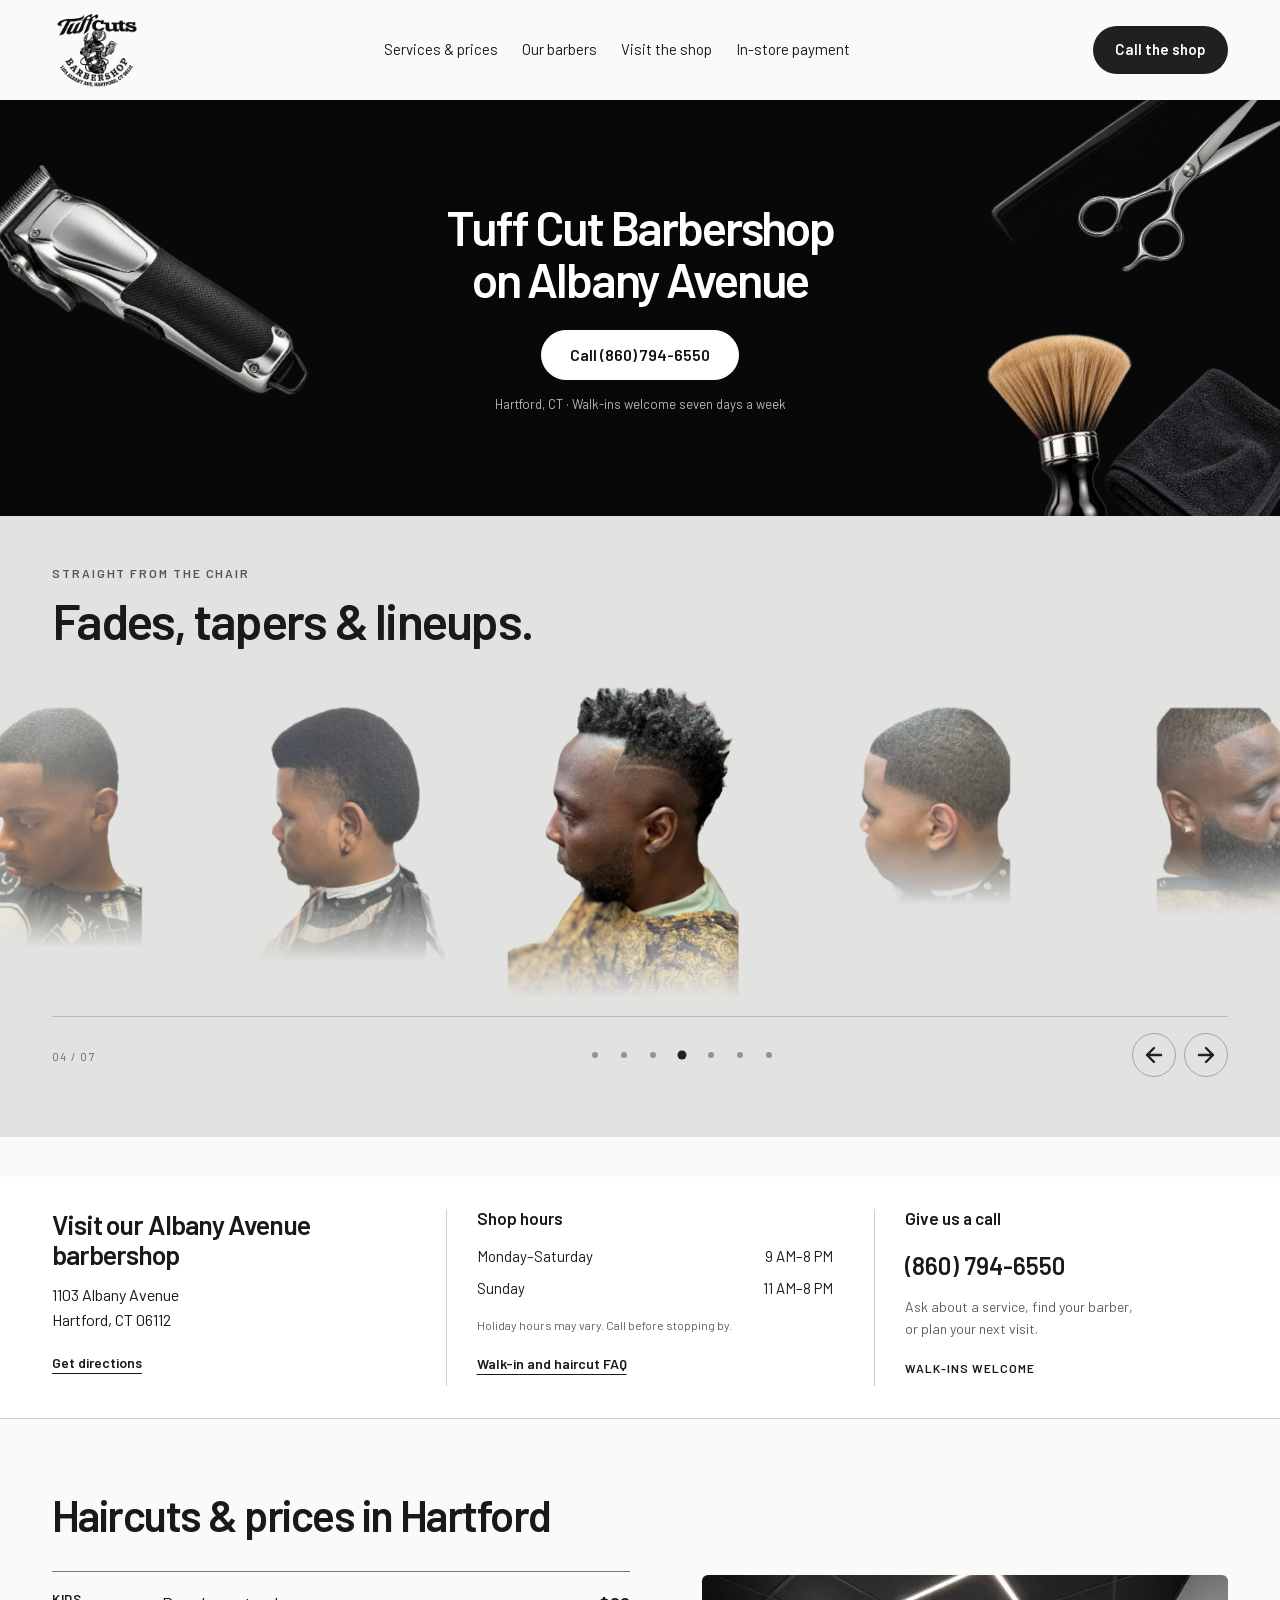
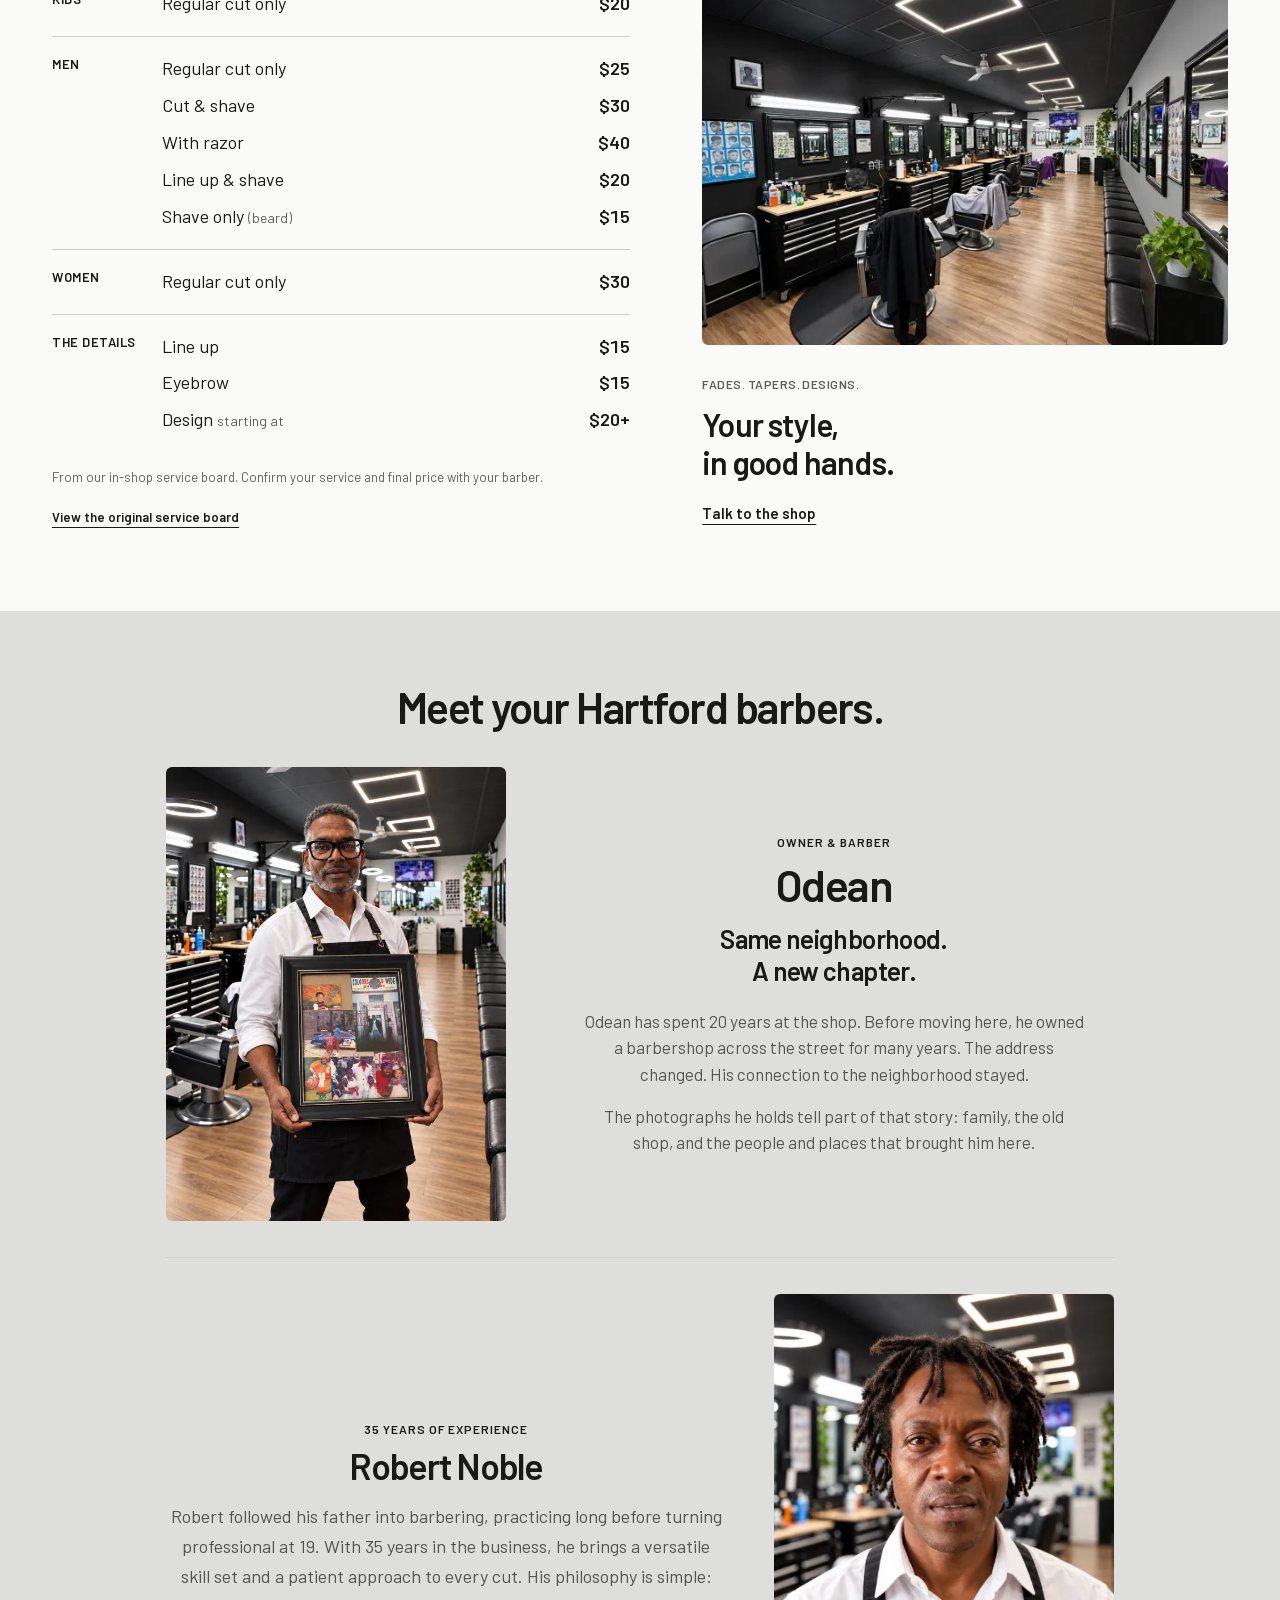
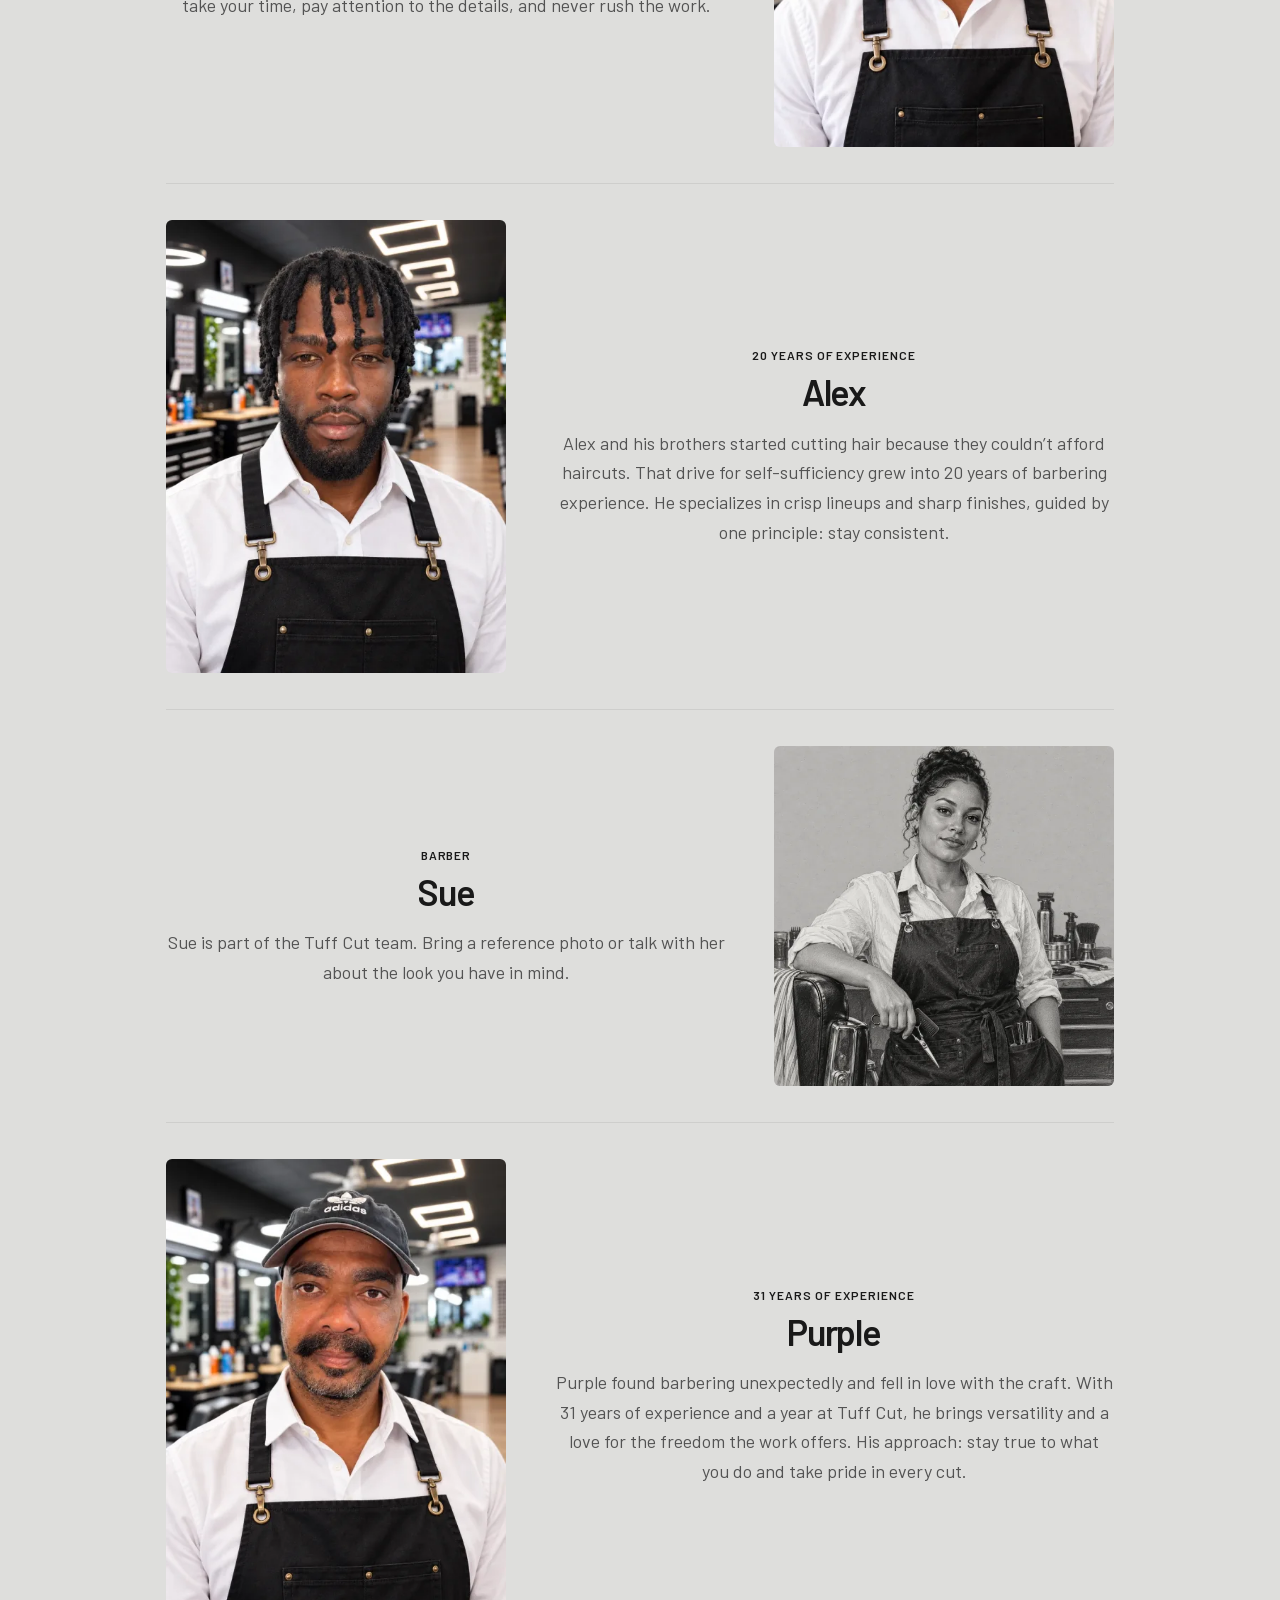
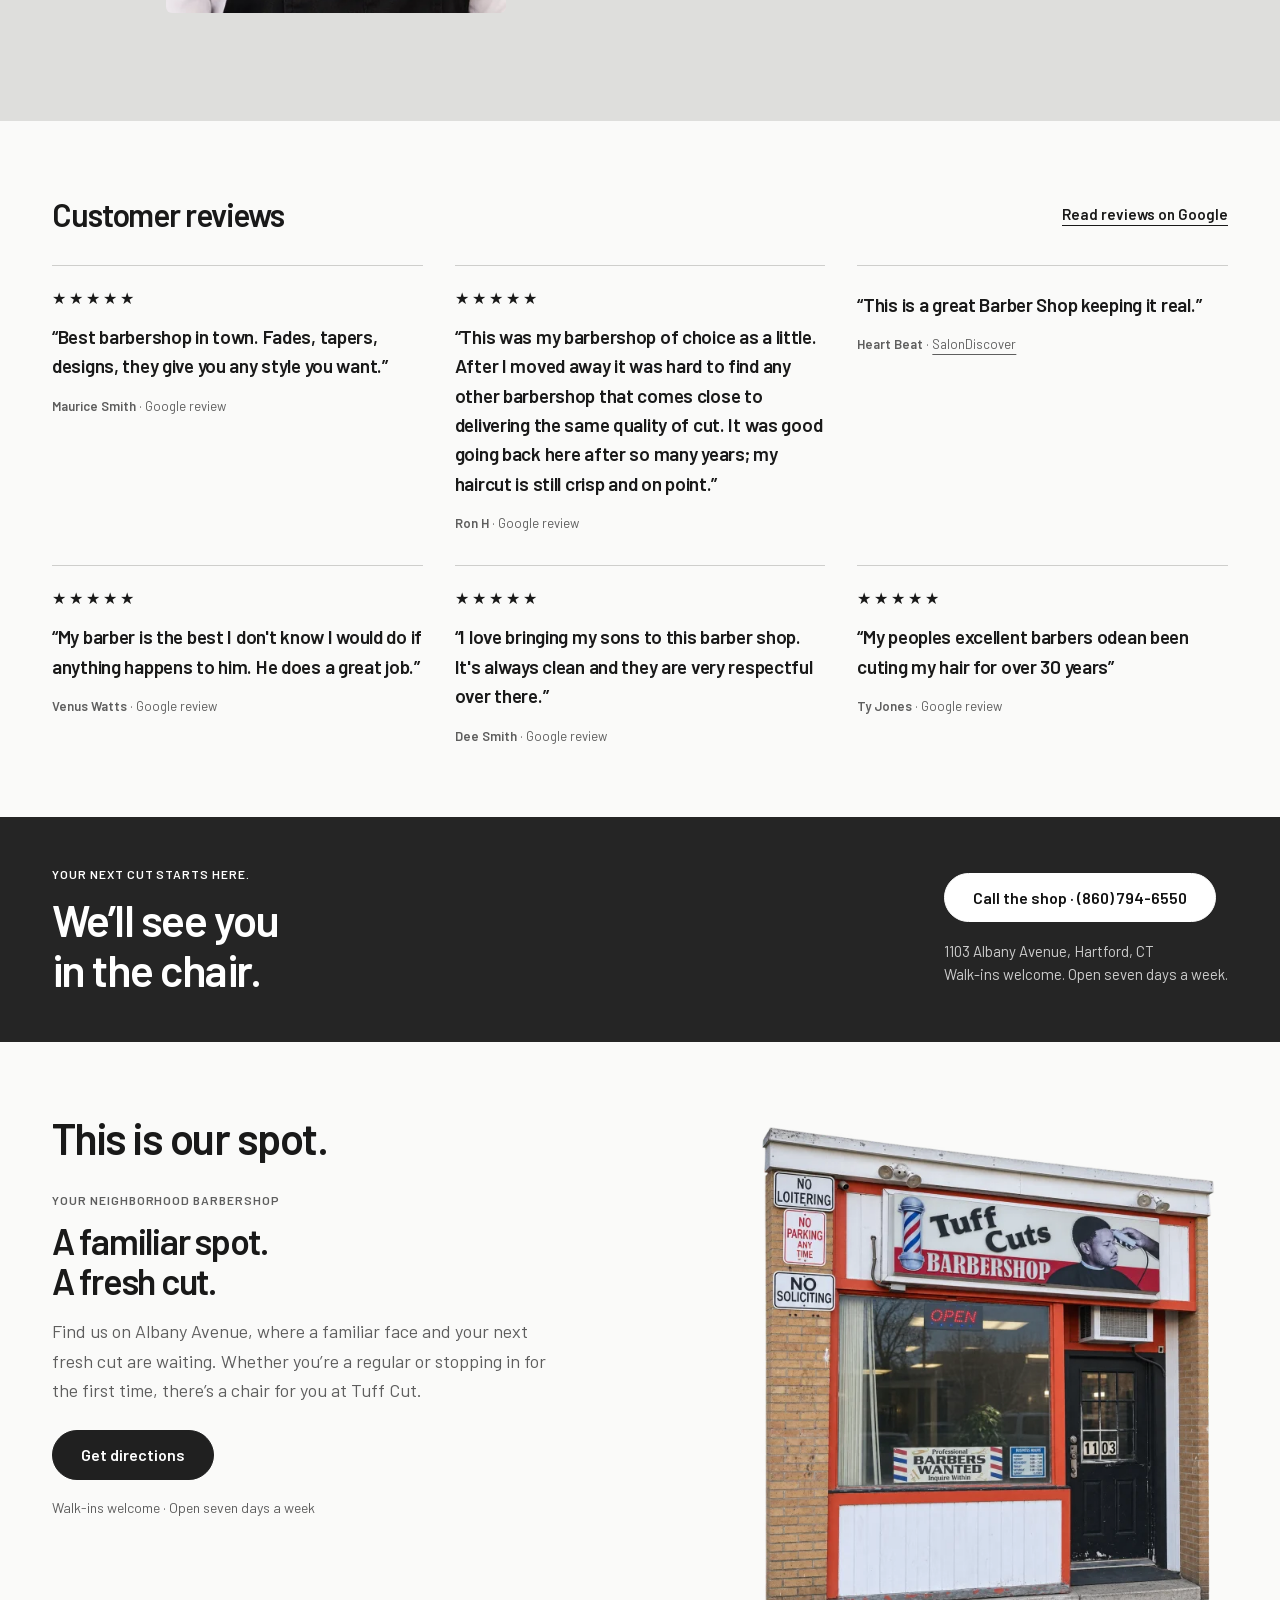
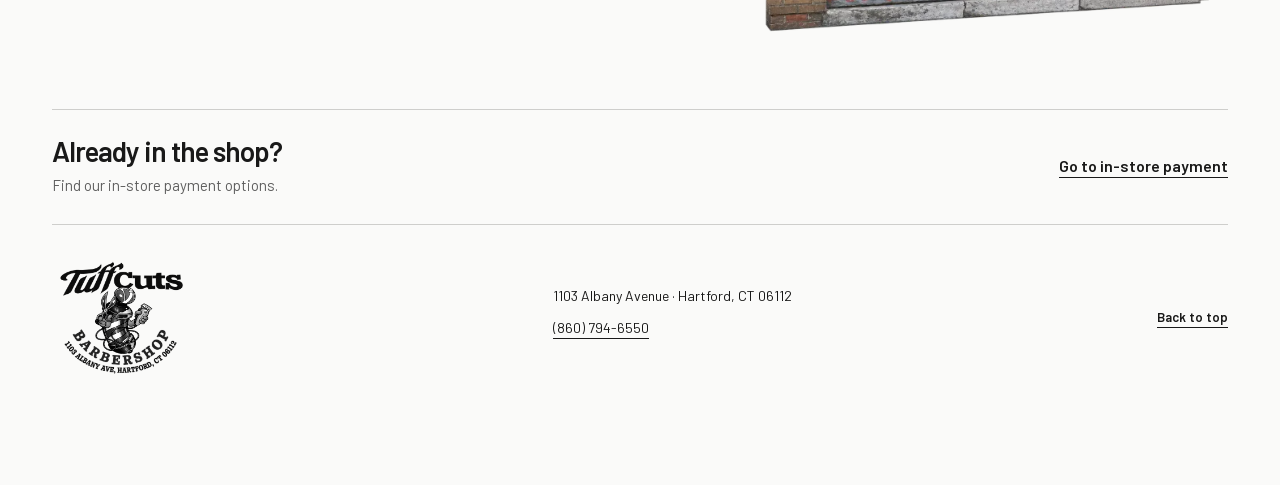
<file: index.html>
<!doctype html>
<html lang="en">
<head>
  <meta charset="utf-8">
  <meta name="viewport" content="width=device-width, initial-scale=1">
  <meta name="theme-color" content="#f5f5f3">
  <title>Tuff Cut Barbershop in Hartford, CT | Albany Avenue Haircuts</title>
  <meta name="description" content="Visit Tuff Cut Barbershop at 1103 Albany Avenue in Hartford for fades, tapers, lineups and kids’ haircuts. Walk-ins welcome daily. Call (860) 794-6550.">
  <link rel="canonical" href="https://tuffcutsct.com/">
  <meta name="robots" content="max-image-preview:large">
  <meta property="og:type" content="website">
  <meta property="og:site_name" content="Tuff Cut Barbershop">
  <meta property="og:locale" content="en_US">
  <meta property="og:url" content="https://tuffcutsct.com/">
  <meta property="og:title" content="Tuff Cut Barbershop in Hartford, CT | Albany Avenue Haircuts">
  <meta property="og:description" content="Visit Tuff Cut Barbershop at 1103 Albany Avenue in Hartford for fades, tapers, lineups and kids’ haircuts. Walk-ins welcome daily. Call (860) 794-6550.">
  <meta property="og:image" content="https://tuffcutsct.com/assets/photos/tuff-cut-hartford.jpg">
  <meta property="og:image:type" content="image/jpeg">
  <meta property="og:image:width" content="1200">
  <meta property="og:image:height" content="630">
  <meta property="og:image:alt" content="Barber chairs and mirrored stations inside Tuff Cut on Albany Avenue in Hartford.">
  <meta name="twitter:card" content="summary_large_image">
  <meta name="twitter:title" content="Tuff Cut Barbershop in Hartford, CT | Albany Avenue Haircuts">
  <meta name="twitter:description" content="Visit Tuff Cut Barbershop at 1103 Albany Avenue in Hartford for fades, tapers, lineups and kids’ haircuts. Walk-ins welcome daily. Call (860) 794-6550.">
  <meta name="twitter:image" content="https://tuffcutsct.com/assets/photos/tuff-cut-hartford.jpg">
  <meta name="twitter:image:alt" content="Barber chairs and mirrored stations inside Tuff Cut on Albany Avenue in Hartford.">
  <link rel="icon" href="favicon.ico?v=mono-20261105" sizes="any">
  <link rel="icon" href="assets/favicon-logo-32.png?v=mono-20261105" type="image/png" sizes="32x32">
  <link rel="icon" href="assets/favicon-logo-48.png?v=mono-20261105" type="image/png" sizes="48x48">
  <link rel="apple-touch-icon" href="assets/favicon-logo-180.png?v=mono-20261105" sizes="180x180">
  <link rel="preload" href="assets/fonts/barlow-600.woff2" as="font" type="font/woff2" crossorigin>
  <link rel="stylesheet" href="styles.css?v=29">
  <link rel="stylesheet" href="compact-nav.css?v=4">
  <script src="site-config.js" defer></script>
  <script src="app.js?v=24" defer></script>
  <script type="application/ld+json">
{
  "@context": "https://schema.org",
  "@graph": [
    {
      "@type": "WebSite",
      "@id": "https://tuffcutsct.com/#website",
      "url": "https://tuffcutsct.com/",
      "name": "Tuff Cut Barbershop",
      "publisher": {
        "@id": "https://tuffcutsct.com/#barbershop"
      },
      "inLanguage": "en-US"
    },
    {
      "@type": "HairSalon",
      "name": "Tuff Cut Barbershop",
      "telephone": "+18607946550",
      "address": {
        "@type": "PostalAddress",
        "streetAddress": "1103 Albany Avenue",
        "addressLocality": "Hartford",
        "addressRegion": "CT",
        "postalCode": "06112",
        "addressCountry": "US"
      },
      "openingHoursSpecification": [
        {
          "@type": "OpeningHoursSpecification",
          "dayOfWeek": [
            "https://schema.org/Monday",
            "https://schema.org/Tuesday",
            "https://schema.org/Wednesday",
            "https://schema.org/Thursday",
            "https://schema.org/Friday",
            "https://schema.org/Saturday"
          ],
          "opens": "09:00",
          "closes": "20:00"
        },
        {
          "@type": "OpeningHoursSpecification",
          "dayOfWeek": [
            "https://schema.org/S",
            "https://schema.org/u",
            "https://schema.org/n",
            "https://schema.org/d",
            "https://schema.org/a",
            "https://schema.org/y"
          ],
          "opens": "11:00",
          "closes": "20:00"
        }
      ],
      "@id": "https://tuffcutsct.com/#barbershop",
      "url": "https://tuffcutsct.com/",
      "alternateName": "Tuff Cuts Barbershop",
      "description": "Walk-in neighborhood barbershop on Albany Avenue in Hartford, Connecticut, offering haircuts, fades, tapers, lineups and beard services.",
      "image": [
        "https://tuffcutsct.com/assets/photos/tuff-cut-hartford.jpg",
        "https://tuffcutsct.com/assets/photos/storefront.webp"
      ],
      "logo": "https://tuffcutsct.com/assets/favicon-logo-180.png",
      "areaServed": {
        "@type": "City",
        "name": "Hartford, Connecticut"
      },
      "hasMap": "https://www.google.com/maps/place/Tuff+Cut+Barbers+LLC/@41.7814038,-72.694979,17z/data=!4m8!3m7!1s0x89e654a44aa32865:0xf51ab7cb9eaf6a23!8m2!3d41.7814038!4d-72.694979!9m1!1b1!16s%2Fg%2F1tgmx97q",
      "geo": {
        "@type": "GeoCoordinates",
        "latitude": 41.7814038,
        "longitude": -72.694979
      },
      "currenciesAccepted": "USD",
      "paymentAccepted": "Cash App, Zelle",
      "hasOfferCatalog": {
        "@type": "OfferCatalog",
        "name": "Haircuts and barber services",
        "itemListElement": [
          {
            "@type": "Offer",
            "itemOffered": {
              "@type": "Service",
              "name": "Kids’ regular haircut"
            },
            "url": "https://tuffcutsct.com/#services",
            "price": 20,
            "priceCurrency": "USD"
          },
          {
            "@type": "Offer",
            "itemOffered": {
              "@type": "Service",
              "name": "Men’s regular haircut"
            },
            "url": "https://tuffcutsct.com/#services",
            "price": 25,
            "priceCurrency": "USD"
          },
          {
            "@type": "Offer",
            "itemOffered": {
              "@type": "Service",
              "name": "Men’s cut and shave"
            },
            "url": "https://tuffcutsct.com/#services",
            "price": 30,
            "priceCurrency": "USD"
          },
          {
            "@type": "Offer",
            "itemOffered": {
              "@type": "Service",
              "name": "Men’s cut with razor"
            },
            "url": "https://tuffcutsct.com/#services",
            "price": 40,
            "priceCurrency": "USD"
          },
          {
            "@type": "Offer",
            "itemOffered": {
              "@type": "Service",
              "name": "Lineup and shave"
            },
            "url": "https://tuffcutsct.com/#services",
            "price": 20,
            "priceCurrency": "USD"
          },
          {
            "@type": "Offer",
            "itemOffered": {
              "@type": "Service",
              "name": "Beard shave"
            },
            "url": "https://tuffcutsct.com/#services",
            "price": 15,
            "priceCurrency": "USD"
          },
          {
            "@type": "Offer",
            "itemOffered": {
              "@type": "Service",
              "name": "Women’s regular haircut"
            },
            "url": "https://tuffcutsct.com/#services",
            "price": 30,
            "priceCurrency": "USD"
          },
          {
            "@type": "Offer",
            "itemOffered": {
              "@type": "Service",
              "name": "Lineup"
            },
            "url": "https://tuffcutsct.com/#services",
            "price": 15,
            "priceCurrency": "USD"
          },
          {
            "@type": "Offer",
            "itemOffered": {
              "@type": "Service",
              "name": "Eyebrow service"
            },
            "url": "https://tuffcutsct.com/#services",
            "price": 15,
            "priceCurrency": "USD"
          },
          {
            "@type": "Offer",
            "itemOffered": {
              "@type": "Service",
              "name": "Hair design"
            },
            "url": "https://tuffcutsct.com/#services",
            "priceSpecification": {
              "@type": "PriceSpecification",
              "minPrice": 20,
              "priceCurrency": "USD"
            }
          }
        ]
      }
    },
    {
      "@type": "WebPage",
      "@id": "https://tuffcutsct.com/#webpage",
      "url": "https://tuffcutsct.com/",
      "name": "Tuff Cut Barbershop in Hartford, CT | Albany Avenue Haircuts",
      "description": "Visit Tuff Cut Barbershop at 1103 Albany Avenue in Hartford for fades, tapers, lineups and kids’ haircuts. Walk-ins welcome daily. Call (860) 794-6550.",
      "inLanguage": "en-US",
      "isPartOf": {
        "@id": "https://tuffcutsct.com/#website"
      },
      "about": {
        "@id": "https://tuffcutsct.com/#barbershop"
      },
      "mainEntity": {
        "@id": "https://tuffcutsct.com/#barbershop"
      }
    }
  ]
}
  </script>
</head>
<body>
  <a class="skip-link" href="#main">Skip to content</a>
  <header class="site-header wrap">
    <a class="wordmark brand-logo" href="./" aria-label="Tuff Cut Barbershop home"><span class="logo-crop"><img decoding="async" src="assets/branding/tuff-cuts-discover-240.webp" srcset="assets/branding/tuff-cuts-discover-240.webp 240w, assets/branding/tuff-cuts-discover-480.webp 480w" sizes="88px" width="600" height="500" alt="Tuff Cuts Barbershop — original barber-pole mascot logo"></span></a>
    <button class="menu-toggle" type="button" aria-expanded="false" aria-controls="main-nav" aria-label="Open menu" hidden><span class="menu-lines" aria-hidden="true"><span></span><span></span><span></span></span></button>
    <nav class="main-nav" id="main-nav" aria-label="Main navigation">
      <a href="#services">Services & prices</a><a href="#barbers">Our barbers</a><a href="#visit">Visit the shop</a><a href="payment.html">In-store payment</a>
    </nav>
    <a class="header-call" href="tel:+18607946550">Call the shop<span>(860) 794-6550</span></a>
  </header>
  <main id="main">
    <section class="hero" aria-labelledby="hero-title">
      <div class="hero-copy">
        <h1 id="hero-title">Tuff Cut Barbershop<br>on Albany Avenue</h1>
        <a class="button" href="tel:+18607946550">Call (860) 794-6550</a>
        <p class="hero-hours">Hartford, CT · Walk-ins welcome seven days a week</p>
      </div>
      <div class="hero-equipment" aria-hidden="true">
        <img loading="eager" decoding="async" class="equipment-clipper" src="assets/hero/clipper.webp" width="700" height="597" alt="" fetchpriority="high">
        <img loading="eager" class="equipment-shears" src="assets/hero/shears-comb.webp" width="700" height="467" alt="" decoding="async">
        <img loading="eager" class="equipment-brush" src="assets/hero/brush.webp" width="700" height="467" alt="" decoding="async">
      </div>
    </section>

    <section class="cuts-section" id="cuts" aria-labelledby="cuts-title">
      <div class="wrap cuts-heading"><div><p class="small-label">STRAIGHT FROM THE CHAIR</p><h2 id="cuts-title">Fades, tapers &amp; lineups.</h2></div></div>
      <div class="cuts-carousel" role="region" aria-roledescription="carousel" aria-label="Haircuts at Tuff Cut">
        <div class="cuts-stage" tabindex="0" aria-label="Scroll through haircuts. Use left and right arrow keys.">
          <figure class="cut-slide" data-cut="2233" data-title="Waves & beard"><div class="cut-portrait"><img src="assets/haircuts/cut-2233.webp" srcset="assets/haircuts/cut-2233-600.webp 600w, assets/haircuts/cut-2233.webp 900w" sizes="(max-width: 700px) 220px, 270px" width="900" height="1200" loading="lazy" decoding="async" alt="Close waves, a clean fade, and a precisely shaped beard."></div></figure>
          <figure class="cut-slide" data-cut="2228" data-title="Clean taper"><div class="cut-portrait"><img src="assets/haircuts/cut-2228.webp" srcset="assets/haircuts/cut-2228-600.webp 600w, assets/haircuts/cut-2228.webp 900w" sizes="(max-width: 700px) 220px, 270px" width="900" height="1200" loading="lazy" decoding="async" alt="Short textured hair with a crisp line-up and tapered sides."></div></figure>
          <figure class="cut-slide" data-cut="2232" data-title="Natural shape"><div class="cut-portrait"><img src="assets/haircuts/cut-2232.webp" srcset="assets/haircuts/cut-2232-600.webp 600w, assets/haircuts/cut-2232.webp 900w" sizes="(max-width: 700px) 220px, 270px" width="900" height="1200" loading="lazy" decoding="async" alt="A sculpted natural hairstyle with tapered sides."></div></figure>
          <figure class="cut-slide" data-cut="2231" data-title="Texture & detail"><div class="cut-portrait"><img src="assets/haircuts/cut-2231.webp" srcset="assets/haircuts/cut-2231-600.webp 600w, assets/haircuts/cut-2231.webp 900w" sizes="(max-width: 700px) 220px, 270px" width="900" height="1200" loading="lazy" decoding="async" alt="Twisted texture, a skin fade, and a shaved line detail."></div></figure>
          <figure class="cut-slide" data-cut="2230" data-title="Waves & line-up"><div class="cut-portrait"><img src="assets/haircuts/cut-2230.webp" srcset="assets/haircuts/cut-2230-600.webp 600w, assets/haircuts/cut-2230.webp 900w" sizes="(max-width: 700px) 220px, 270px" width="900" height="1200" loading="lazy" decoding="async" alt="Defined waves with a sharp edge and tapered sides."></div></figure>
          <figure class="cut-slide" data-cut="2229" data-title="Fade & beard"><div class="cut-portrait"><img src="assets/haircuts/cut-2229.webp" srcset="assets/haircuts/cut-2229-600.webp 600w, assets/haircuts/cut-2229.webp 900w" sizes="(max-width: 700px) 220px, 270px" width="900" height="1200" loading="lazy" decoding="async" alt="A close fade and carefully shaped full beard."></div></figure>
          <figure class="cut-slide" data-cut="2227" data-title="The full finish"><div class="cut-portrait"><img src="assets/haircuts/cut-2227.webp" srcset="assets/haircuts/cut-2227-600.webp 600w, assets/haircuts/cut-2227.webp 900w" sizes="(max-width: 700px) 220px, 270px" width="900" height="1200" loading="lazy" decoding="async" alt="Waves with a defined hairline and sculpted beard."></div></figure>
        </div>
        <div class="cuts-controls wrap" hidden>
          <div class="cut-current"><span class="cut-count">01 / 07</span><p class="cut-title sr-only">Waves & beard</p></div>
          <div class="cut-dots" role="group" aria-label="Choose a haircut"></div>
          <div class="cut-buttons"><button type="button" data-cut-prev aria-label="Previous haircut"><svg viewBox="0 0 24 24" width="24" height="24" aria-hidden="true" focusable="false"><path d="M19 12H5 M12 5l-7 7 7 7"/></svg></button><button type="button" data-cut-next aria-label="Next haircut"><svg viewBox="0 0 24 24" width="24" height="24" aria-hidden="true" focusable="false"><path d="M5 12h14 M12 5l7 7-7 7"/></svg></button></div>
          <p class="sr-only cut-announcement" aria-live="polite" aria-atomic="true"></p>
        </div>
      </div>
    </section>

    <section class="visit-band" id="visit" aria-label="Location, hours, and telephone">
      <div class="wrap visit-grid">
        <div><h2>Visit our Albany Avenue barbershop</h2><address>1103 Albany Avenue<br>Hartford, CT 06112</address><a class="text-link" href="https://www.google.com/maps/search/?api=1&query=1103+Albany+Avenue+Hartford+CT+06112" target="_blank" rel="noopener noreferrer">Get directions<span class="sr-only"> (opens in a new tab)</span></a></div>
        <div><h3>Shop hours</h3><table class="hours"><caption class="sr-only">Weekly opening hours</caption><tbody><tr><th scope="row">Monday–Saturday</th><td>9 AM–8 PM</td></tr><tr><th scope="row">Sunday</th><td>11 AM–8 PM</td></tr></tbody></table><p class="fine-print">Holiday hours may vary. Call before stopping by.</p><a class="text-link" href="faq.html">Walk-in and haircut FAQ</a></div>
        <div><h3>Give us a call</h3><a class="visit-phone" href="tel:+18607946550">(860) 794-6550</a><p>Ask about a service, find your barber,<br>or plan your next visit.</p><span class="small-label">WALK-INS WELCOME</span></div>
      </div>
    </section>

    <section class="section wrap" id="services" aria-labelledby="services-title">
      <div class="section-heading"><h2 id="services-title">Haircuts &amp; prices in Hartford</h2></div>
      <div class="services-layout">
        <div class="price-list">
          <div class="price-group"><h3>Kids</h3><dl><div><dt>Regular cut only</dt><dd>$20</dd></div></dl></div>
          <div class="price-group"><h3>Men</h3><dl><div><dt>Regular cut only</dt><dd>$25</dd></div><div><dt>Cut & shave</dt><dd>$30</dd></div><div><dt>With razor</dt><dd>$40</dd></div><div><dt>Line up & shave</dt><dd>$20</dd></div><div><dt>Shave only <span>(beard)</span></dt><dd>$15</dd></div></dl></div>
          <div class="price-group"><h3>Women</h3><dl><div><dt>Regular cut only</dt><dd>$30</dd></div></dl></div>
          <div class="price-group"><h3>The details</h3><dl><div><dt>Line up</dt><dd>$15</dd></div><div><dt>Eyebrow</dt><dd>$15</dd></div><div><dt>Design <span>starting at</span></dt><dd>$20+</dd></div></dl></div>
          <p class="fine-print">From our in-shop service board. Confirm your service and final price with your barber.</p>
          <a class="text-link" href="assets/photos/service-board.webp" target="_blank" rel="noopener noreferrer">View the original service board<span class="sr-only"> (opens in a new tab)</span></a>
        </div>
        <figure class="services-photo"><img src="assets/photos/interior.webp" srcset="assets/photos/interior-600.webp 600w, assets/photos/interior.webp 1200w" sizes="(max-width: 540px) calc(100vw - 40px), (max-width: 680px) calc(100vw - 56px), (max-width: 1050px) 45vw, 550px" width="1200" height="900" loading="lazy" decoding="async" alt="Black barber chairs and mirrored stations inside Tuff Cut."><div class="service-photo-note"><span>FADES. TAPERS. DESIGNS.</span><p class="serif">Your style,<br>in good hands.</p><a class="text-link" href="tel:+18607946550">Talk to the shop</a></div></figure>
      </div>
    </section>

    <section class="barbers-section" id="barbers" aria-labelledby="barbers-title">
      <div class="wrap section">
        <div class="barbers-heading"><h2 id="barbers-title">Meet your Hartford barbers.</h2></div>
        <article class="owner-profile">
          <div class="owner-visual"><figure><img src="assets/photos/odean.webp" srcset="assets/photos/odean-600.webp 600w, assets/photos/odean.webp 1200w" sizes="(max-width: 440px) calc(100vw - 40px), (max-width: 700px) 400px, 340px" width="1200" height="1600" loading="lazy" decoding="async" alt="Odean, owner of Tuff Cut, holding a framed collection of photographs from his life and earlier barbershop."></figure></div>
          <div class="owner-copy"><p class="small-label">OWNER & BARBER</p><h3>Odean</h3><p class="serif">Same neighborhood.<br>A new chapter.</p><p>Odean has spent 20 years at the shop. Before moving here, he owned a barbershop across the street for many years. The address changed. His connection to the neighborhood stayed.</p><p>The photographs he holds tell part of that story: family, the old shop, and the people and places that brought him here.</p></div>
        </article>
        <div class="barber-list">
          <article class="barber-row"><figure><img src="assets/barbers/robert-portrait.webp" srcset="assets/barbers/robert-portrait-480.webp 480w, assets/barbers/robert-portrait.webp 810w" sizes="(max-width: 440px) calc(100vw - 40px), (max-width: 700px) 400px, (max-width: 800px) 45vw, 340px" width="810" height="1080" loading="lazy" decoding="async" alt="Robert Noble at Tuff Cut Barbershop."></figure><div class="barber-copy"><p class="small-label">35 YEARS OF EXPERIENCE</p><h3>Robert Noble</h3><p>Robert followed his father into barbering, practicing long before turning professional at 19. With 35 years in the business, he brings a versatile skill set and a patient approach to every cut. His philosophy is simple: take your time, pay attention to the details, and never rush the work.</p></div></article>
          <article class="barber-row"><figure><img src="assets/barbers/alex-portrait.webp" srcset="assets/barbers/alex-portrait-480.webp 480w, assets/barbers/alex-portrait.webp 810w" sizes="(max-width: 440px) calc(100vw - 40px), (max-width: 700px) 400px, (max-width: 800px) 45vw, 340px" width="810" height="1080" loading="lazy" decoding="async" alt="Alex at Tuff Cut Barbershop."></figure><div class="barber-copy"><p class="small-label">20 YEARS OF EXPERIENCE</p><h3>Alex</h3><p>Alex and his brothers started cutting hair because they couldn’t afford haircuts. That drive for self-sufficiency grew into 20 years of barbering experience. He specializes in crisp lineups and sharp finishes, guided by one principle: stay consistent.</p></div></article>
          <article class="barber-row"><figure><img src="assets/barbers/sue-illustration.webp" width="600" height="600" loading="lazy" decoding="async" alt="Illustrative portrait; not a likeness of Sue."></figure><div class="barber-copy"><p class="small-label">BARBER</p><h3>Sue</h3><p>Sue is part of the Tuff Cut team. Bring a reference photo or talk with her about the look you have in mind.</p></div></article>
          <article class="barber-row"><figure><img src="assets/barbers/purple-portrait.webp" srcset="assets/barbers/purple-portrait-480.webp 480w, assets/barbers/purple-portrait.webp 810w" sizes="(max-width: 440px) calc(100vw - 40px), (max-width: 700px) 400px, (max-width: 800px) 45vw, 340px" width="810" height="1080" loading="lazy" decoding="async" alt="Purple at Tuff Cut Barbershop."></figure><div class="barber-copy"><p class="small-label">31 YEARS OF EXPERIENCE</p><h3>Purple</h3><p>Purple found barbering unexpectedly and fell in love with the craft. With 31 years of experience and a year at Tuff Cut, he brings versatility and a love for the freedom the work offers. His approach: stay true to what you do and take pride in every cut.</p></div></article>
        </div>
      </div>
    </section>

    <section class="reviews-section section wrap" id="reviews" aria-labelledby="reviews-title">
      <div class="reviews-heading"><h2 id="reviews-title">Customer reviews</h2><a class="text-link" href="https://www.google.com/maps/place/Tuff+Cut+Barbers+LLC/@41.7814038,-72.694979,17z/data=!4m8!3m7!1s0x89e654a44aa32865:0xf51ab7cb9eaf6a23!8m2!3d41.7814038!4d-72.694979!9m1!1b1!16s%2Fg%2F1tgmx97q" target="_blank" rel="noopener noreferrer">Read reviews on Google</a></div>
      <div class="reviews-list">
        <figure class="review"><div class="review-stars" aria-label="5 out of 5 stars">★★★★★</div><blockquote>“Best barbershop in town. Fades, tapers, designs, they give you any style you want.”</blockquote><figcaption>Maurice Smith <span>· Google review</span></figcaption></figure>
        <figure class="review"><div class="review-stars" aria-label="5 out of 5 stars">★★★★★</div><blockquote>“This was my barbershop of choice as a little. After I moved away it was hard to find any other barbershop that comes close to delivering the same quality of cut. It was good going back here after so many years; my haircut is still crisp and on point.”</blockquote><figcaption>Ron H <span>· Google review</span></figcaption></figure>
        <figure class="review"><blockquote cite="https://salondiscover.com/tuff-cut-barbers-llc-06112/">“This is a great Barber Shop keeping it real.”</blockquote><figcaption>Heart Beat <span>· <a href="https://salondiscover.com/tuff-cut-barbers-llc-06112/">SalonDiscover</a></span></figcaption></figure>
        <figure class="review"><div class="review-stars" aria-label="5 out of 5 stars">★★★★★</div><blockquote>“My barber is the best I don't know I would do if anything happens to him. He does a great job.”</blockquote><figcaption>Venus Watts <span>· Google review</span></figcaption></figure>
        <figure class="review"><div class="review-stars" aria-label="5 out of 5 stars">★★★★★</div><blockquote>“I love bringing my sons to this barber shop. It's always clean and they are very respectful over there.”</blockquote><figcaption>Dee Smith <span>· Google review</span></figcaption></figure>
        <figure class="review"><div class="review-stars" aria-label="5 out of 5 stars">★★★★★</div><blockquote>“My peoples excellent barbers odean been cuting my hair for over 30 years”</blockquote><figcaption>Ty Jones <span>· Google review</span></figcaption></figure>
      </div>
    </section>

    <section class="call-section" aria-labelledby="call-title"><div class="wrap call-layout"><div><p class="small-label">YOUR NEXT CUT STARTS HERE.</p><h2 id="call-title">We’ll see you<br>in the chair.</h2></div><div><a class="button button-light" href="tel:+18607946550">Call the shop · (860) 794-6550</a><p>1103 Albany Avenue, Hartford, CT<br>Walk-ins welcome. Open seven days a week.</p></div></div></section>

    <section class="section wrap shop-section" aria-labelledby="shop-title">
      <div class="shop-gallery">
        <div class="shop-copy">
          <div class="section-heading"><h2 id="shop-title">This is our spot.</h2></div>
          <p class="small-label">YOUR NEIGHBORHOOD BARBERSHOP</p>
          <h3>A familiar spot.<br>A fresh cut.</h3>
          <p>Find us on Albany Avenue, where a familiar face and your next fresh cut are waiting. Whether you’re a regular or stopping in for the first time, there’s a chair for you at Tuff Cut.</p>
          <a class="button" href="https://www.google.com/maps/search/?api=1&amp;query=1103+Albany+Avenue+Hartford+CT+06112" target="_blank" rel="noopener noreferrer">Get directions<span class="sr-only"> (opens in a new tab)</span></a>
          <p class="shop-welcome">Walk-ins welcome · Open seven days a week</p>
        </div>
        <figure class="gallery-storefront"><img src="assets/photos/storefront-clean.webp" srcset="assets/photos/storefront-clean-600.webp 600w, assets/photos/storefront-clean.webp 1200w" sizes="(max-width: 700px) calc(100vw - 40px), (max-width: 1100px) 44vw, 480px" width="1200" height="1308" loading="lazy" decoding="async" alt="Retouched Tuff Cut Barbershop storefront on Albany Avenue, with the surrounding background removed."></figure>
      </div>
    </section>
    <aside class="payment-strip wrap"><div><h2>Already in the shop?</h2><p>Find our in-store payment options.</p></div><a class="text-link" href="payment.html">Go to in-store payment</a></aside>
  </main>
  <footer class="site-footer wrap"><div class="footer-top"><a class="wordmark brand-logo" href="./" aria-label="Tuff Cut Barbershop home"><span class="logo-crop"><img decoding="async" loading="lazy" src="assets/branding/tuff-cuts-discover-240.webp" srcset="assets/branding/tuff-cuts-discover-240.webp 240w, assets/branding/tuff-cuts-discover-480.webp 480w" sizes="136px" width="600" height="500" alt="Tuff Cuts Barbershop — original barber-pole mascot logo"></span></a><p>1103 Albany Avenue · Hartford, CT 06112<br><a href="tel:+18607946550">(860) 794-6550</a></p><a class="text-link" href="#main">Back to top</a></div><div class="footer-bottom"><p>© <span data-year>2026</span> Tuff Cut Barbershop</p><nav aria-label="Shop information"><a href="faq.html">FAQ</a><a href="terms.html">Terms</a><a href="accessibility.html">Accessibility</a><a href="legal.html">Legal</a><a href="privacy.html">Privacy</a></nav><a class="powered-by" href="https://reimagebs.com/" target="_blank" rel="noopener noreferrer"><span class="credit-label">POWERED BY</span> <span class="credit-name">REIMAGE BUSINESS SOLUTIONS</span></a></div></footer>
</body>
</html>
</file>
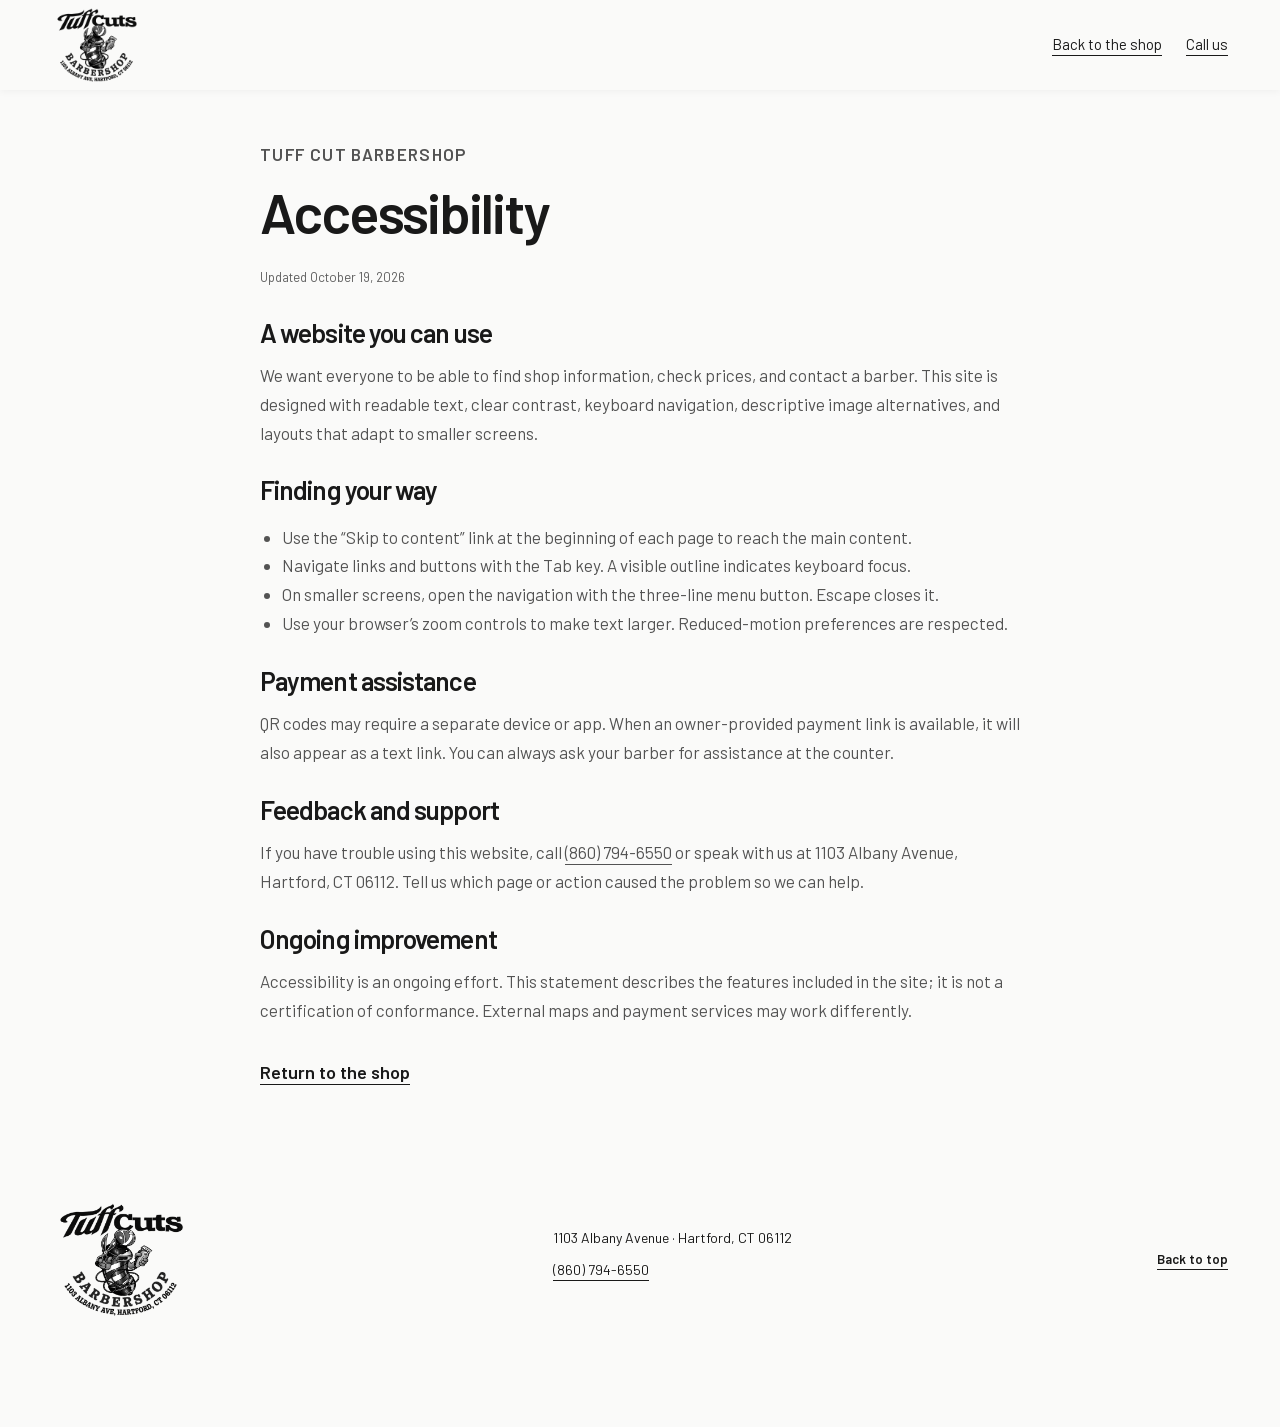
<file: accessibility.html>
<!doctype html>
<html lang="en">
<head>
  <meta charset="utf-8">
  <meta name="viewport" content="width=device-width, initial-scale=1">
  <meta name="theme-color" content="#f5f5f3">
  <title>Accessibility &amp; Customer Assistance | Tuff Cut Barbershop</title>
  <meta name="description" content="Learn about keyboard navigation, text sizing and payment assistance on the Tuff Cut Barbershop website. Call the Hartford shop for help.">
  <link rel="canonical" href="https://tuffcutsct.com/accessibility.html">
  <meta name="robots" content="max-image-preview:large">
  <meta property="og:type" content="website">
  <meta property="og:site_name" content="Tuff Cut Barbershop">
  <meta property="og:locale" content="en_US">
  <meta property="og:url" content="https://tuffcutsct.com/accessibility.html">
  <meta property="og:title" content="Accessibility &amp; Customer Assistance | Tuff Cut Barbershop">
  <meta property="og:description" content="Learn about keyboard navigation, text sizing and payment assistance on the Tuff Cut Barbershop website. Call the Hartford shop for help.">
  <meta property="og:image" content="https://tuffcutsct.com/assets/photos/tuff-cut-hartford.jpg">
  <meta property="og:image:type" content="image/jpeg">
  <meta property="og:image:width" content="1200">
  <meta property="og:image:height" content="630">
  <meta property="og:image:alt" content="Barber chairs and mirrored stations inside Tuff Cut on Albany Avenue in Hartford.">
  <meta name="twitter:card" content="summary_large_image">
  <meta name="twitter:title" content="Accessibility &amp; Customer Assistance | Tuff Cut Barbershop">
  <meta name="twitter:description" content="Learn about keyboard navigation, text sizing and payment assistance on the Tuff Cut Barbershop website. Call the Hartford shop for help.">
  <meta name="twitter:image" content="https://tuffcutsct.com/assets/photos/tuff-cut-hartford.jpg">
  <meta name="twitter:image:alt" content="Barber chairs and mirrored stations inside Tuff Cut on Albany Avenue in Hartford.">
  <link rel="icon" href="favicon.ico?v=mono-20261105" sizes="any">
  <link rel="icon" href="assets/favicon-logo-32.png?v=mono-20261105" type="image/png" sizes="32x32">
  <link rel="icon" href="assets/favicon-logo-48.png?v=mono-20261105" type="image/png" sizes="48x48">
  <link rel="apple-touch-icon" href="assets/favicon-logo-180.png?v=mono-20261105" sizes="180x180">
  <link rel="stylesheet" href="styles.css?v=29">
  <link rel="stylesheet" href="compact-nav.css?v=4">
  <script src="site-config.js" defer></script>
  <script src="app.js?v=24" defer></script>
  <script type="application/ld+json">
{
  "@context": "https://schema.org",
  "@graph": [
    {
      "@type": "WebPage",
      "@id": "https://tuffcutsct.com/accessibility.html#webpage",
      "url": "https://tuffcutsct.com/accessibility.html",
      "name": "Accessibility & Customer Assistance | Tuff Cut Barbershop",
      "description": "Learn about keyboard navigation, text sizing and payment assistance on the Tuff Cut Barbershop website. Call the Hartford shop for help.",
      "inLanguage": "en-US",
      "isPartOf": {
        "@id": "https://tuffcutsct.com/#website"
      },
      "about": {
        "@id": "https://tuffcutsct.com/#barbershop"
      },
      "publisher": {
        "@id": "https://tuffcutsct.com/#barbershop"
      }
    }
  ]
}
  </script>
</head>
<body class="subpage">
  <a class="skip-link" href="#main">Skip to content</a>
  <header class="site-header wrap">
    <a class="wordmark brand-logo" href="./" aria-label="Tuff Cut Barbershop home"><span class="logo-crop"><img decoding="async" src="assets/branding/tuff-cuts-discover-240.webp" srcset="assets/branding/tuff-cuts-discover-240.webp 240w, assets/branding/tuff-cuts-discover-480.webp 480w" sizes="88px" width="600" height="500" alt="Tuff Cuts Barbershop — original barber-pole mascot logo"></span></a>
    <nav class="simple-nav" aria-label="Main navigation"><a href="./">Back to the shop</a><a href="tel:+18607946550">Call us</a></nav>
  </header>
  <main id="main" class="wrap legal-content"><p class="small-label">TUFF CUT BARBERSHOP</p><h1>Accessibility</h1><p class="updated">Updated October 19, 2026</p><h2>A website you can use</h2><p>We want everyone to be able to find shop information, check prices, and contact a barber. This site is designed with readable text, clear contrast, keyboard navigation, descriptive image alternatives, and layouts that adapt to smaller screens.</p>
 <h2>Finding your way</h2><ul><li>Use the “Skip to content” link at the beginning of each page to reach the main content.</li><li>Navigate links and buttons with the Tab key. A visible outline indicates keyboard focus.</li><li>On smaller screens, open the navigation with the three-line menu button. Escape closes it.</li><li>Use your browser’s zoom controls to make text larger. Reduced-motion preferences are respected.</li></ul>
 <h2>Payment assistance</h2><p>QR codes may require a separate device or app. When an owner-provided payment link is available, it will also appear as a text link. You can always ask your barber for assistance at the counter.</p>
 <h2>Feedback and support</h2><p>If you have trouble using this website, call <a href="tel:+18607946550">(860) 794-6550</a> or speak with us at 1103 Albany Avenue, Hartford, CT 06112. Tell us which page or action caused the problem so we can help.</p>
 <h2>Ongoing improvement</h2><p>Accessibility is an ongoing effort. This statement describes the features included in the site; it is not a certification of conformance. External maps and payment services may work differently.</p><a class="text-link" href="./">Return to the shop</a></main>
  <footer class="site-footer wrap"><div class="footer-top"><a class="wordmark brand-logo" href="./" aria-label="Tuff Cut Barbershop home"><span class="logo-crop"><img decoding="async" loading="lazy" src="assets/branding/tuff-cuts-discover-240.webp" srcset="assets/branding/tuff-cuts-discover-240.webp 240w, assets/branding/tuff-cuts-discover-480.webp 480w" sizes="136px" width="600" height="500" alt="Tuff Cuts Barbershop — original barber-pole mascot logo"></span></a><p>1103 Albany Avenue · Hartford, CT 06112<br><a href="tel:+18607946550">(860) 794-6550</a></p><a class="text-link" href="#main">Back to top</a></div><div class="footer-bottom"><p>© <span data-year>2026</span> Tuff Cut Barbershop</p><nav aria-label="Shop information"><a href="faq.html">FAQ</a><a href="terms.html">Terms</a><a href="accessibility.html">Accessibility</a><a href="legal.html">Legal</a><a href="privacy.html">Privacy</a></nav><a class="powered-by" href="https://reimagebs.com/" target="_blank" rel="noopener noreferrer"><span class="credit-label">POWERED BY</span> <span class="credit-name">REIMAGE BUSINESS SOLUTIONS</span></a></div></footer>
</body>
</html>
</file>
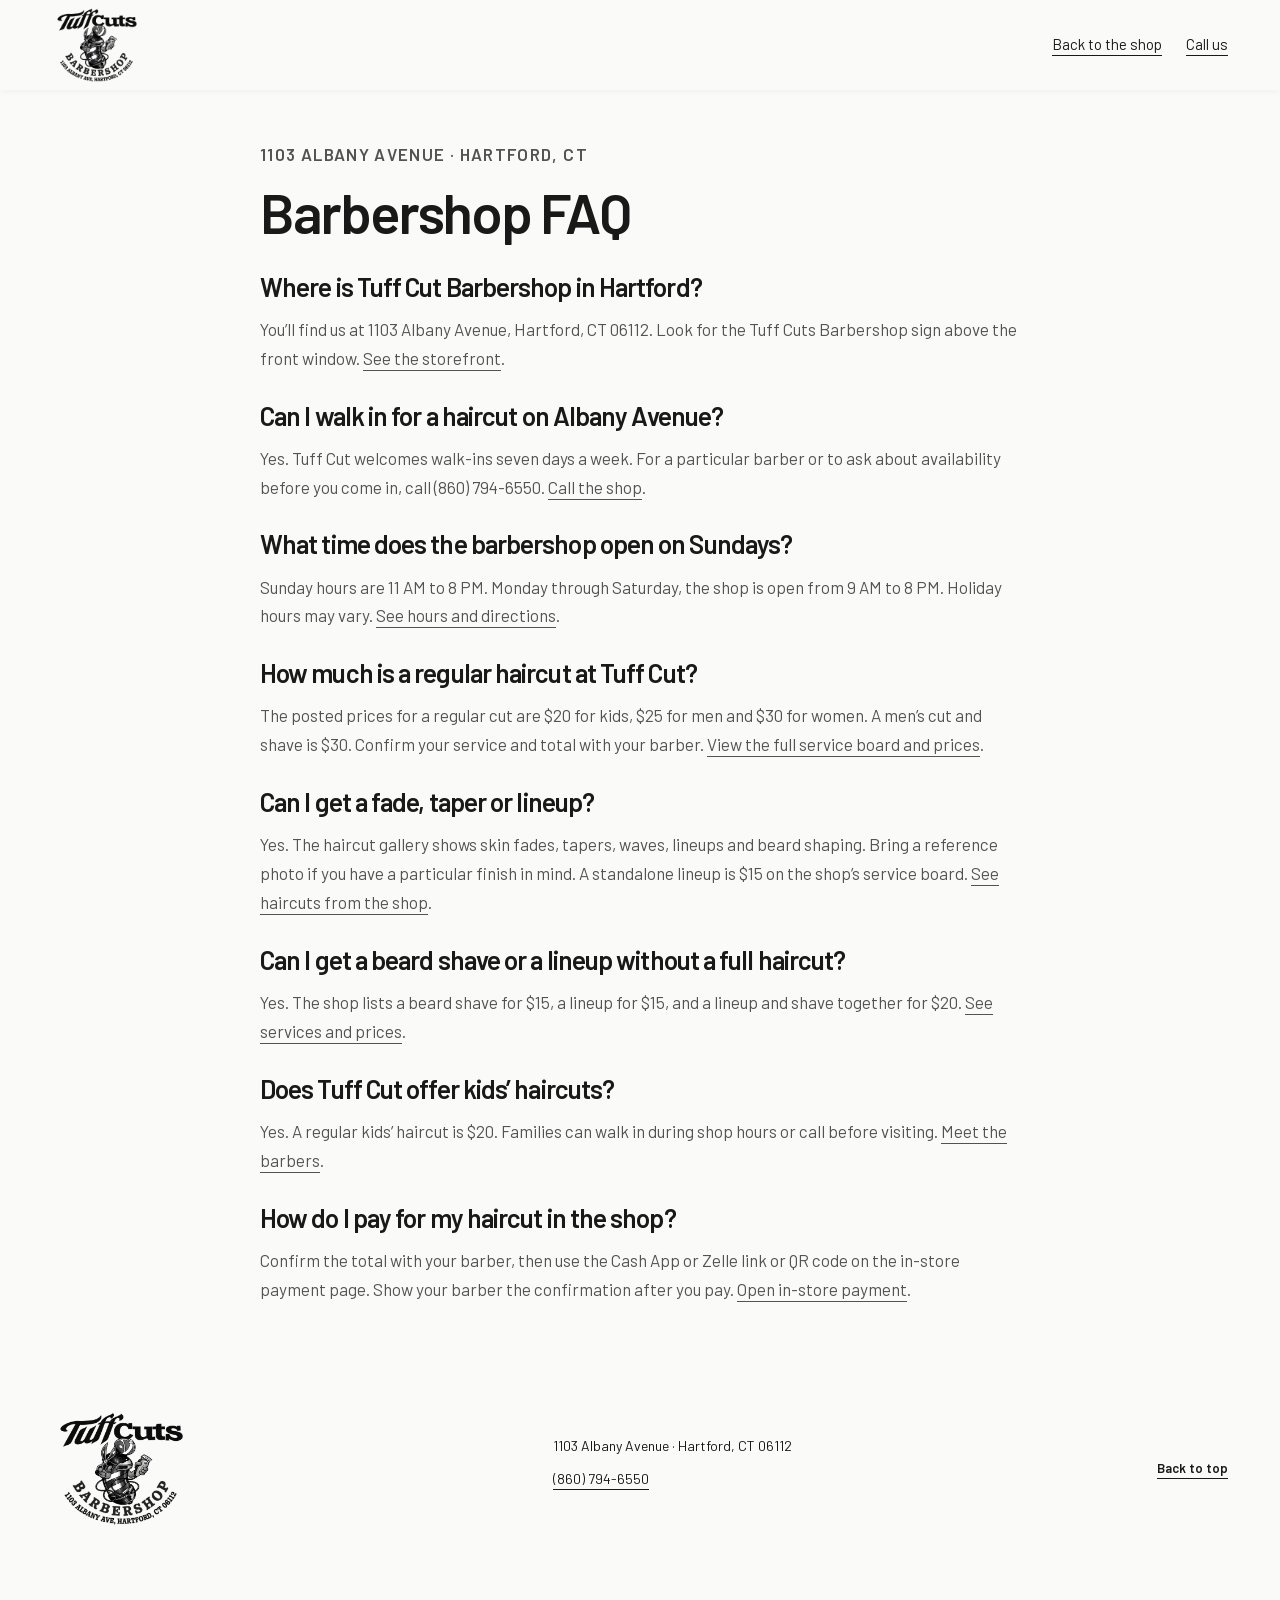
<file: faq.html>
<!doctype html>
<html lang="en">
<head>
  <meta charset="utf-8">
  <meta name="viewport" content="width=device-width, initial-scale=1">
  <meta name="theme-color" content="#f5f5f3">
  <title>Hartford Haircut Prices, Walk-ins &amp; Hours FAQ | Tuff Cut</title>
  <meta name="description" content="Planning a haircut on Albany Avenue? Find Tuff Cut’s walk-in hours, regular haircut prices, beard services, directions and in-store payment options in Hartford.">
  <link rel="canonical" href="https://tuffcutsct.com/faq.html">
  <meta name="robots" content="max-image-preview:large">
  <meta property="og:type" content="website">
  <meta property="og:site_name" content="Tuff Cut Barbershop">
  <meta property="og:locale" content="en_US">
  <meta property="og:url" content="https://tuffcutsct.com/faq.html">
  <meta property="og:title" content="Hartford Haircut Prices, Walk-ins &amp; Hours FAQ | Tuff Cut">
  <meta property="og:description" content="Planning a haircut on Albany Avenue? Find Tuff Cut’s walk-in hours, regular haircut prices, beard services, directions and in-store payment options in Hartford.">
  <meta property="og:image" content="https://tuffcutsct.com/assets/photos/tuff-cut-hartford.jpg">
  <meta property="og:image:type" content="image/jpeg">
  <meta property="og:image:width" content="1200">
  <meta property="og:image:height" content="630">
  <meta property="og:image:alt" content="Barber chairs and mirrored stations inside Tuff Cut on Albany Avenue in Hartford.">
  <meta name="twitter:card" content="summary_large_image">
  <meta name="twitter:title" content="Hartford Haircut Prices, Walk-ins &amp; Hours FAQ | Tuff Cut">
  <meta name="twitter:description" content="Planning a haircut on Albany Avenue? Find Tuff Cut’s walk-in hours, regular haircut prices, beard services, directions and in-store payment options in Hartford.">
  <meta name="twitter:image" content="https://tuffcutsct.com/assets/photos/tuff-cut-hartford.jpg">
  <meta name="twitter:image:alt" content="Barber chairs and mirrored stations inside Tuff Cut on Albany Avenue in Hartford.">
  <link rel="icon" href="favicon.ico?v=mono-20261105" sizes="any">
  <link rel="icon" href="assets/favicon-logo-32.png?v=mono-20261105" type="image/png" sizes="32x32">
  <link rel="icon" href="assets/favicon-logo-48.png?v=mono-20261105" type="image/png" sizes="48x48">
  <link rel="apple-touch-icon" href="assets/favicon-logo-180.png?v=mono-20261105" sizes="180x180">
  <link rel="stylesheet" href="styles.css?v=29">
  <link rel="stylesheet" href="compact-nav.css?v=4">
  <script src="site-config.js" defer></script>
  <script src="app.js?v=24" defer></script>
  <script type="application/ld+json">
{
  "@context": "https://schema.org",
  "@graph": [
    {
      "@type": "FAQPage",
      "@id": "https://tuffcutsct.com/faq.html#webpage",
      "url": "https://tuffcutsct.com/faq.html",
      "name": "Hartford Haircut Prices, Walk-ins & Hours FAQ | Tuff Cut",
      "description": "Planning a haircut on Albany Avenue? Find Tuff Cut’s walk-in hours, regular haircut prices, beard services, directions and in-store payment options in Hartford.",
      "inLanguage": "en-US",
      "isPartOf": {
        "@id": "https://tuffcutsct.com/#website"
      },
      "about": {
        "@id": "https://tuffcutsct.com/#barbershop"
      },
      "publisher": {
        "@id": "https://tuffcutsct.com/#barbershop"
      },
      "mainEntity": [
        {
          "@type": "Question",
          "@id": "https://tuffcutsct.com/faq.html#location",
          "name": "Where is Tuff Cut Barbershop in Hartford?",
          "acceptedAnswer": {
            "@type": "Answer",
            "text": "You’ll find us at 1103 Albany Avenue, Hartford, CT 06112. Look for the Tuff Cuts Barbershop sign above the front window."
          }
        },
        {
          "@type": "Question",
          "@id": "https://tuffcutsct.com/faq.html#walk-ins",
          "name": "Can I walk in for a haircut on Albany Avenue?",
          "acceptedAnswer": {
            "@type": "Answer",
            "text": "Yes. Tuff Cut welcomes walk-ins seven days a week. For a particular barber or to ask about availability before you come in, call (860) 794-6550."
          }
        },
        {
          "@type": "Question",
          "@id": "https://tuffcutsct.com/faq.html#hours",
          "name": "What time does the barbershop open on Sundays?",
          "acceptedAnswer": {
            "@type": "Answer",
            "text": "Sunday hours are 11 AM to 8 PM. Monday through Saturday, the shop is open from 9 AM to 8 PM. Holiday hours may vary."
          }
        },
        {
          "@type": "Question",
          "@id": "https://tuffcutsct.com/faq.html#prices",
          "name": "How much is a regular haircut at Tuff Cut?",
          "acceptedAnswer": {
            "@type": "Answer",
            "text": "The posted prices for a regular cut are $20 for kids, $25 for men and $30 for women. A men’s cut and shave is $30. Confirm your service and total with your barber."
          }
        },
        {
          "@type": "Question",
          "@id": "https://tuffcutsct.com/faq.html#fades",
          "name": "Can I get a fade, taper or lineup?",
          "acceptedAnswer": {
            "@type": "Answer",
            "text": "Yes. The haircut gallery shows skin fades, tapers, waves, lineups and beard shaping. Bring a reference photo if you have a particular finish in mind. A standalone lineup is $15 on the shop’s service board."
          }
        },
        {
          "@type": "Question",
          "@id": "https://tuffcutsct.com/faq.html#beard",
          "name": "Can I get a beard shave or a lineup without a full haircut?",
          "acceptedAnswer": {
            "@type": "Answer",
            "text": "Yes. The shop lists a beard shave for $15, a lineup for $15, and a lineup and shave together for $20."
          }
        },
        {
          "@type": "Question",
          "@id": "https://tuffcutsct.com/faq.html#kids",
          "name": "Does Tuff Cut offer kids’ haircuts?",
          "acceptedAnswer": {
            "@type": "Answer",
            "text": "Yes. A regular kids’ haircut is $20. Families can walk in during shop hours or call before visiting."
          }
        },
        {
          "@type": "Question",
          "@id": "https://tuffcutsct.com/faq.html#payments",
          "name": "How do I pay for my haircut in the shop?",
          "acceptedAnswer": {
            "@type": "Answer",
            "text": "Confirm the total with your barber, then use the Cash App or Zelle link or QR code on the in-store payment page. Show your barber the confirmation after you pay."
          }
        }
      ]
    }
  ]
}
  </script>
</head>
<body class="subpage">
  <a class="skip-link" href="#main">Skip to content</a>
  <header class="site-header wrap">
    <a class="wordmark brand-logo" href="./" aria-label="Tuff Cut Barbershop home"><span class="logo-crop"><img decoding="async" src="assets/branding/tuff-cuts-discover-240.webp" srcset="assets/branding/tuff-cuts-discover-240.webp 240w, assets/branding/tuff-cuts-discover-480.webp 480w" sizes="88px" width="600" height="500" alt="Tuff Cuts Barbershop — original barber-pole mascot logo"></span></a>
    <nav class="simple-nav" aria-label="Main navigation"><a href="./">Back to the shop</a><a href="tel:+18607946550">Call us</a></nav>
  </header>
  <main id="main" class="wrap legal-content">
    <p class="small-label">1103 ALBANY AVENUE · HARTFORD, CT</p>
    <h1>Barbershop FAQ</h1>
    <section id="location">
      <h2>Where is Tuff Cut Barbershop in Hartford?</h2>
      <p>You’ll find us at 1103 Albany Avenue, Hartford, CT 06112. Look for the Tuff Cuts Barbershop sign above the front window. <a href="./#shop-title">See the storefront</a>.</p>
    </section>
    <section id="walk-ins">
      <h2>Can I walk in for a haircut on Albany Avenue?</h2>
      <p>Yes. Tuff Cut welcomes walk-ins seven days a week. For a particular barber or to ask about availability before you come in, call (860) 794-6550. <a href="tel:+18607946550">Call the shop</a>.</p>
    </section>
    <section id="hours">
      <h2>What time does the barbershop open on Sundays?</h2>
      <p>Sunday hours are 11 AM to 8 PM. Monday through Saturday, the shop is open from 9 AM to 8 PM. Holiday hours may vary. <a href="./#visit">See hours and directions</a>.</p>
    </section>
    <section id="prices">
      <h2>How much is a regular haircut at Tuff Cut?</h2>
      <p>The posted prices for a regular cut are $20 for kids, $25 for men and $30 for women. A men’s cut and shave is $30. Confirm your service and total with your barber. <a href="./#services">View the full service board and prices</a>.</p>
    </section>
    <section id="fades">
      <h2>Can I get a fade, taper or lineup?</h2>
      <p>Yes. The haircut gallery shows skin fades, tapers, waves, lineups and beard shaping. Bring a reference photo if you have a particular finish in mind. A standalone lineup is $15 on the shop’s service board. <a href="./#cuts">See haircuts from the shop</a>.</p>
    </section>
    <section id="beard">
      <h2>Can I get a beard shave or a lineup without a full haircut?</h2>
      <p>Yes. The shop lists a beard shave for $15, a lineup for $15, and a lineup and shave together for $20. <a href="./#services">See services and prices</a>.</p>
    </section>
    <section id="kids">
      <h2>Does Tuff Cut offer kids’ haircuts?</h2>
      <p>Yes. A regular kids’ haircut is $20. Families can walk in during shop hours or call before visiting. <a href="./#barbers">Meet the barbers</a>.</p>
    </section>
    <section id="payments">
      <h2>How do I pay for my haircut in the shop?</h2>
      <p>Confirm the total with your barber, then use the Cash App or Zelle link or QR code on the in-store payment page. Show your barber the confirmation after you pay. <a href="payment.html">Open in-store payment</a>.</p>
    </section>
  </main>
  <footer class="site-footer wrap"><div class="footer-top"><a class="wordmark brand-logo" href="./" aria-label="Tuff Cut Barbershop home"><span class="logo-crop"><img decoding="async" loading="lazy" src="assets/branding/tuff-cuts-discover-240.webp" srcset="assets/branding/tuff-cuts-discover-240.webp 240w, assets/branding/tuff-cuts-discover-480.webp 480w" sizes="136px" width="600" height="500" alt="Tuff Cuts Barbershop — original barber-pole mascot logo"></span></a><p>1103 Albany Avenue · Hartford, CT 06112<br><a href="tel:+18607946550">(860) 794-6550</a></p><a class="text-link" href="#main">Back to top</a></div><div class="footer-bottom"><p>© <span data-year>2026</span> Tuff Cut Barbershop</p><nav aria-label="Shop information"><a href="faq.html">FAQ</a><a href="terms.html">Terms</a><a href="accessibility.html">Accessibility</a><a href="legal.html">Legal</a><a href="privacy.html">Privacy</a></nav><a class="powered-by" href="https://reimagebs.com/" target="_blank" rel="noopener noreferrer"><span class="credit-label">POWERED BY</span> <span class="credit-name">REIMAGE BUSINESS SOLUTIONS</span></a></div></footer>
</body>
</html>
</file>
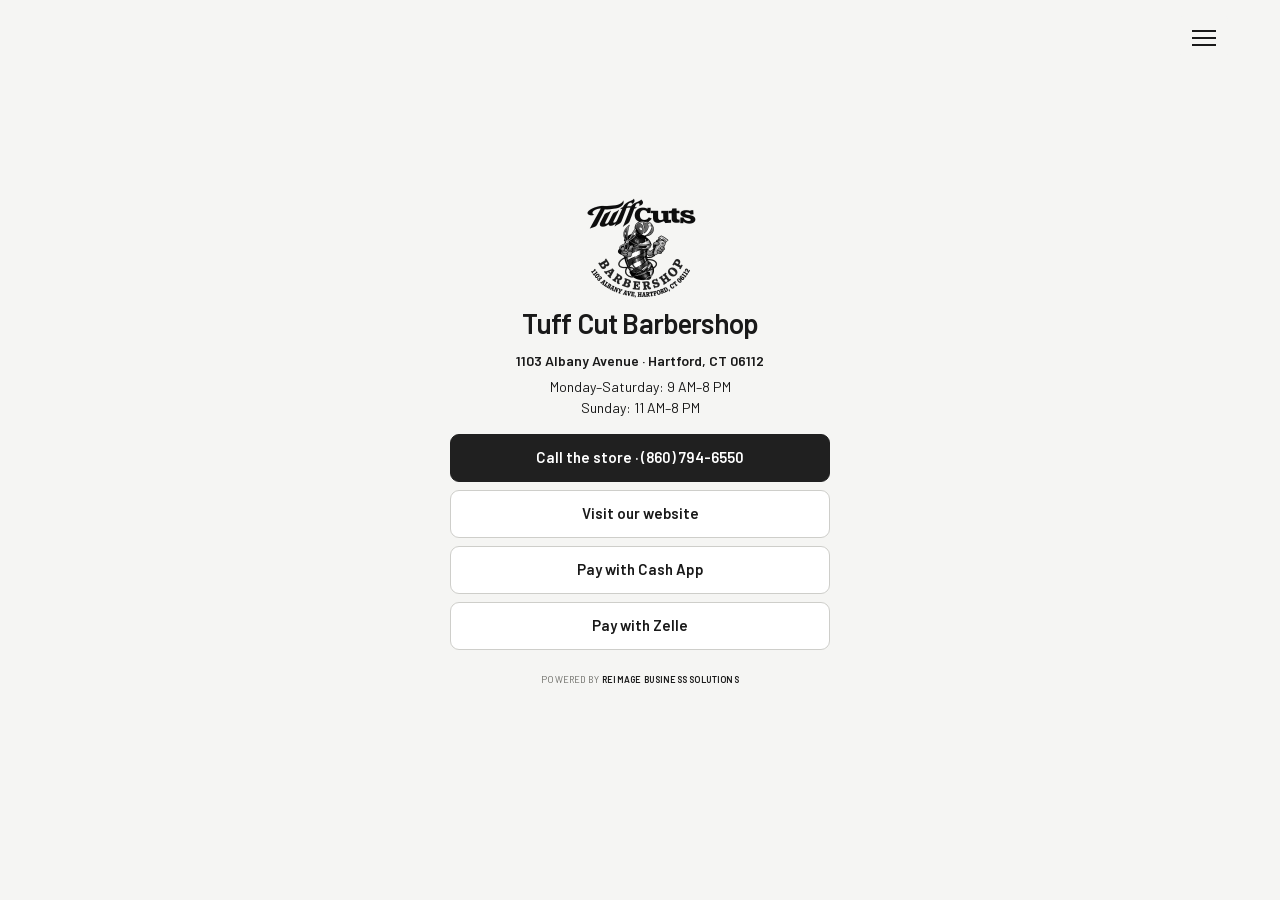
<file: landing-page.html>
<!doctype html>
<html lang="en">
<head>
  <meta charset="utf-8">
  <meta name="viewport" content="width=device-width, initial-scale=1">
  <meta name="theme-color" content="#f5f5f3">
  <title>Call or Visit Tuff Cut Barbershop | Hartford, CT</title>
  <meta name="description" content="Quick links for Tuff Cut Barbershop at 1103 Albany Avenue in Hartford. Call the shop, check today’s hours or open the in-store payment options.">
  <link rel="canonical" href="https://tuffcutsct.com/landing-page.html">
  <meta name="robots" content="max-image-preview:large">
  <meta property="og:type" content="website">
  <meta property="og:site_name" content="Tuff Cut Barbershop">
  <meta property="og:locale" content="en_US">
  <meta property="og:url" content="https://tuffcutsct.com/landing-page.html">
  <meta property="og:title" content="Call or Visit Tuff Cut Barbershop | Hartford, CT">
  <meta property="og:description" content="Quick links for Tuff Cut Barbershop at 1103 Albany Avenue in Hartford. Call the shop, check today’s hours or open the in-store payment options.">
  <meta property="og:image" content="https://tuffcutsct.com/assets/photos/tuff-cut-hartford.jpg">
  <meta property="og:image:type" content="image/jpeg">
  <meta property="og:image:width" content="1200">
  <meta property="og:image:height" content="630">
  <meta property="og:image:alt" content="Barber chairs and mirrored stations inside Tuff Cut on Albany Avenue in Hartford.">
  <meta name="twitter:card" content="summary_large_image">
  <meta name="twitter:title" content="Call or Visit Tuff Cut Barbershop | Hartford, CT">
  <meta name="twitter:description" content="Quick links for Tuff Cut Barbershop at 1103 Albany Avenue in Hartford. Call the shop, check today’s hours or open the in-store payment options.">
  <meta name="twitter:image" content="https://tuffcutsct.com/assets/photos/tuff-cut-hartford.jpg">
  <meta name="twitter:image:alt" content="Barber chairs and mirrored stations inside Tuff Cut on Albany Avenue in Hartford.">
  <link rel="icon" href="favicon.ico?v=mono-20261105" sizes="any">
  <link rel="icon" href="assets/favicon-logo-32.png?v=mono-20261105" type="image/png" sizes="32x32">
  <link rel="icon" href="assets/favicon-logo-48.png?v=mono-20261105" type="image/png" sizes="48x48">
  <link rel="apple-touch-icon" href="assets/favicon-logo-180.png?v=mono-20261105" sizes="180x180">
  <link rel="stylesheet" href="styles.css?v=29">
  <link rel="stylesheet" href="compact-nav.css?v=4">
  <link rel="stylesheet" href="landing.css?v=5">
  <script src="app.js?v=24" defer></script>
  <script type="application/ld+json">
{
  "@context": "https://schema.org",
  "@graph": [
    {
      "@type": "ContactPage",
      "@id": "https://tuffcutsct.com/landing-page.html#webpage",
      "url": "https://tuffcutsct.com/landing-page.html",
      "name": "Call or Visit Tuff Cut Barbershop | Hartford, CT",
      "description": "Quick links for Tuff Cut Barbershop at 1103 Albany Avenue in Hartford. Call the shop, check today’s hours or open the in-store payment options.",
      "inLanguage": "en-US",
      "isPartOf": {
        "@id": "https://tuffcutsct.com/#website"
      },
      "about": {
        "@id": "https://tuffcutsct.com/#barbershop"
      },
      "publisher": {
        "@id": "https://tuffcutsct.com/#barbershop"
      }
    }
  ]
}
  </script>
</head>
<body class="subpage link-landing">
  <a class="skip-link" href="#main">Skip to content</a>
  <header class="site-header wrap compact-header">
    <button class="menu-toggle" type="button" data-menu-always aria-expanded="false" aria-controls="main-nav" aria-label="Open menu" hidden><span class="menu-lines" aria-hidden="true"><span></span><span></span><span></span></span></button>
      <nav class="main-nav" id="main-nav" aria-label="Main navigation">
        <a href="./">Home</a><a href="./#services">Services &amp; prices</a><a href="./#barbers">Our barbers</a><a href="./#visit">Visit the shop</a><a href="landing-page.html">Quick links</a><a href="payment.html">In-store payment</a>
      </nav>
  </header>
  <main id="main" class="landing-page">
    <header class="landing-intro">
      <a class="landing-logo brand-logo" href="./" aria-label="Tuff Cut Barbershop website"><img decoding="async" src="assets/branding/tuff-cuts-discover-240.webp" srcset="assets/branding/tuff-cuts-discover-240.webp 240w, assets/branding/tuff-cuts-discover-480.webp 480w" sizes="120px" width="600" height="500" alt="Tuff Cuts Barbershop logo"></a>
      <h1>Tuff Cut Barbershop</h1>
    </header>
    <section class="landing-details" aria-label="Store information">
      <address>1103 Albany Avenue · Hartford, CT 06112</address>
      <p>Monday–Saturday: 9 AM–8 PM<br>Sunday: 11 AM–8 PM</p>
    </section>
    <nav class="landing-actions" aria-label="Shop quick links">
      <a class="landing-action landing-action-primary" href="tel:+18607946550"><span>Call the store · (860) 794-6550</span></a>
      <a class="landing-action" href="./"><span>Visit our website</span></a>
      <a class="landing-action" href="https://cash.app/$TuffCutBarbers1?qr=1" target="_blank" rel="noopener noreferrer"><span>Pay with Cash App</span><span class="sr-only"> (opens in a new tab)</span></a>
      <a class="landing-action" href="https://enroll.zellepay.com/qr-codes?data=eyJuYW1lIjoiT0RFQU4iLCJhY3Rpb24iOiJwYXltZW50IiwidG9rZW4iOiI4NjA3OTQ2NTUwIn0=" target="_blank" rel="noopener noreferrer"><span>Pay with Zelle</span><span class="sr-only"> (opens in a new tab)</span></a>
    </nav>
    <footer class="landing-footer"><a class="powered-by" href="https://reimagebs.com/" target="_blank" rel="noopener noreferrer"><span class="credit-label">POWERED BY</span> <span class="credit-name">REIMAGE BUSINESS SOLUTIONS</span><span class="sr-only"> (opens in a new tab)</span></a></footer>
  </main>
</body>
</html>
</file>
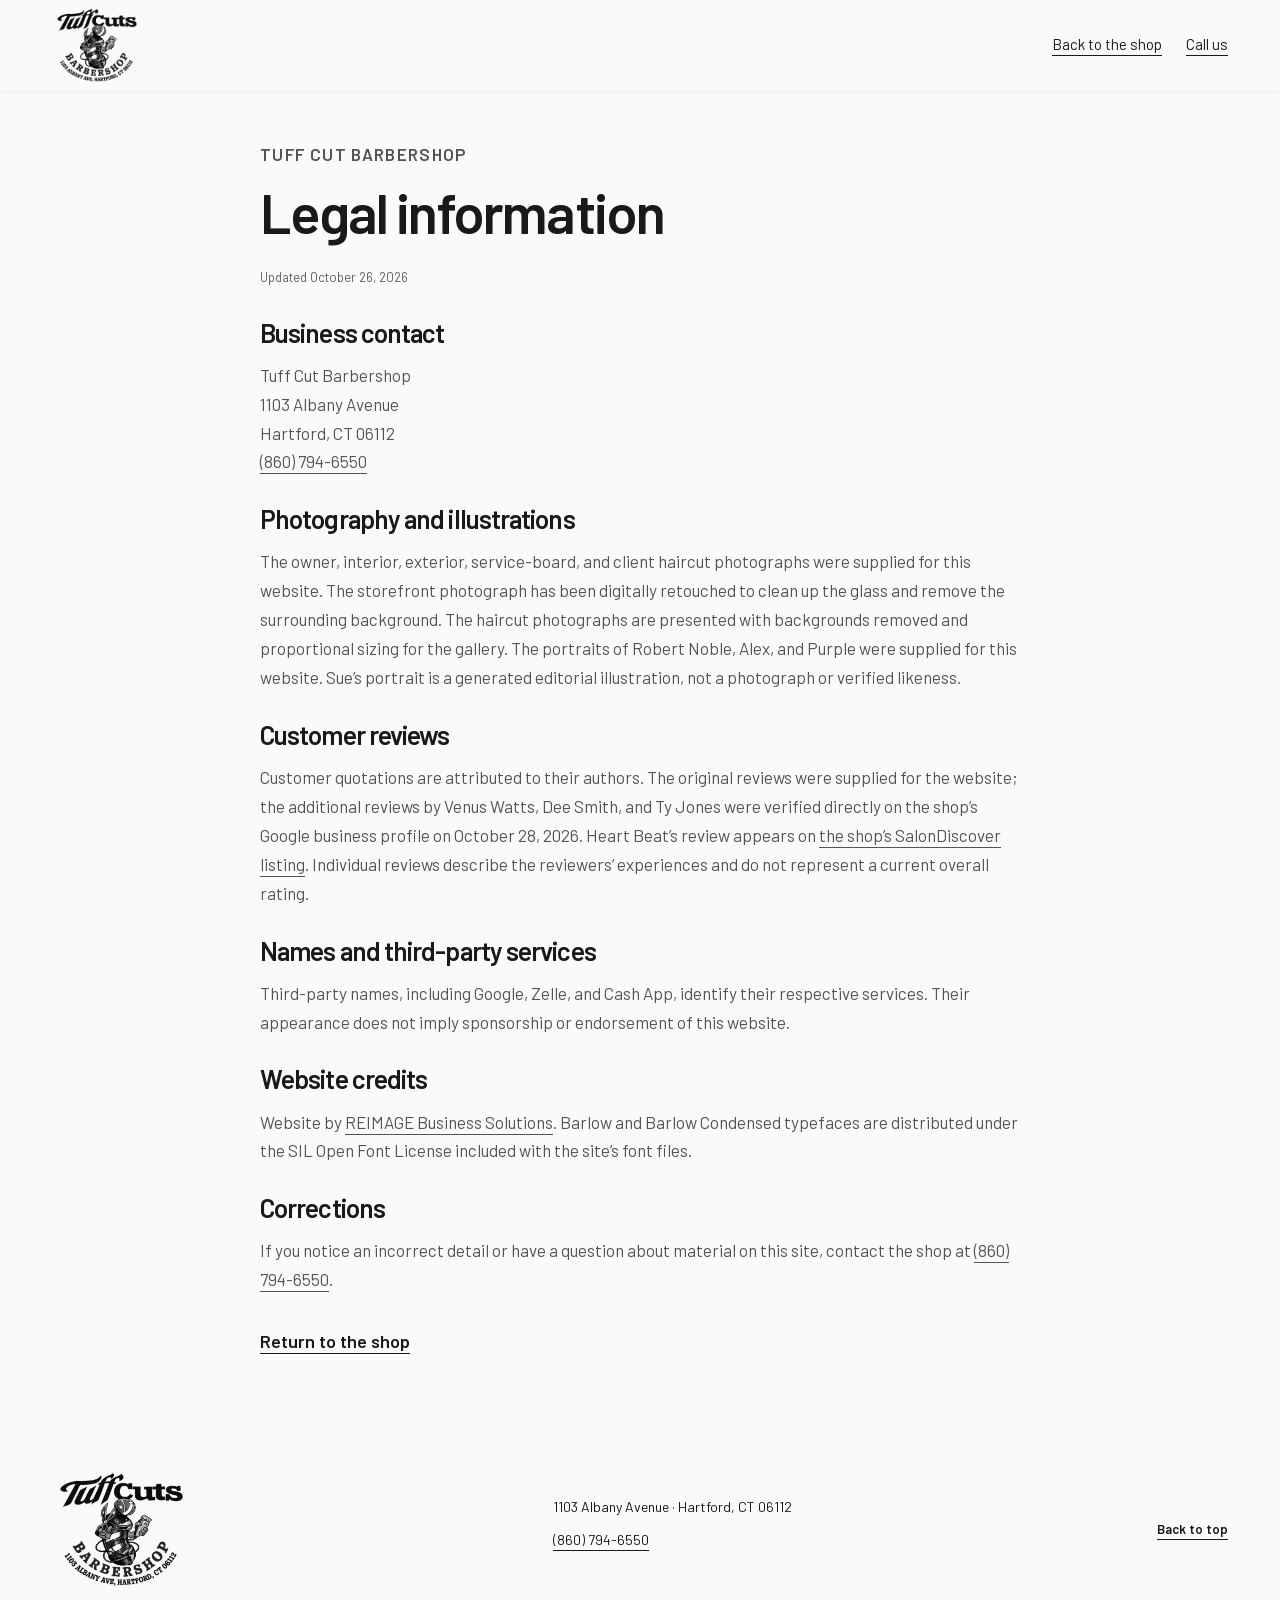
<file: legal.html>
<!doctype html>
<html lang="en">
<head>
  <meta charset="utf-8">
  <meta name="viewport" content="width=device-width, initial-scale=1">
  <meta name="theme-color" content="#f5f5f3">
  <title>Business Information &amp; Credits | Tuff Cut Barbershop</title>
  <meta name="description" content="Find Tuff Cut’s Hartford business address and contact details, plus credits for the photographs, illustrations and customer reviews on this website.">
  <link rel="canonical" href="https://tuffcutsct.com/legal.html">
  <meta name="robots" content="max-image-preview:large">
  <meta property="og:type" content="website">
  <meta property="og:site_name" content="Tuff Cut Barbershop">
  <meta property="og:locale" content="en_US">
  <meta property="og:url" content="https://tuffcutsct.com/legal.html">
  <meta property="og:title" content="Business Information &amp; Credits | Tuff Cut Barbershop">
  <meta property="og:description" content="Find Tuff Cut’s Hartford business address and contact details, plus credits for the photographs, illustrations and customer reviews on this website.">
  <meta property="og:image" content="https://tuffcutsct.com/assets/photos/tuff-cut-hartford.jpg">
  <meta property="og:image:type" content="image/jpeg">
  <meta property="og:image:width" content="1200">
  <meta property="og:image:height" content="630">
  <meta property="og:image:alt" content="Barber chairs and mirrored stations inside Tuff Cut on Albany Avenue in Hartford.">
  <meta name="twitter:card" content="summary_large_image">
  <meta name="twitter:title" content="Business Information &amp; Credits | Tuff Cut Barbershop">
  <meta name="twitter:description" content="Find Tuff Cut’s Hartford business address and contact details, plus credits for the photographs, illustrations and customer reviews on this website.">
  <meta name="twitter:image" content="https://tuffcutsct.com/assets/photos/tuff-cut-hartford.jpg">
  <meta name="twitter:image:alt" content="Barber chairs and mirrored stations inside Tuff Cut on Albany Avenue in Hartford.">
  <link rel="icon" href="favicon.ico?v=mono-20261105" sizes="any">
  <link rel="icon" href="assets/favicon-logo-32.png?v=mono-20261105" type="image/png" sizes="32x32">
  <link rel="icon" href="assets/favicon-logo-48.png?v=mono-20261105" type="image/png" sizes="48x48">
  <link rel="apple-touch-icon" href="assets/favicon-logo-180.png?v=mono-20261105" sizes="180x180">
  <link rel="stylesheet" href="styles.css?v=29">
  <link rel="stylesheet" href="compact-nav.css?v=4">
  <script src="site-config.js" defer></script>
  <script src="app.js?v=24" defer></script>
  <script type="application/ld+json">
{
  "@context": "https://schema.org",
  "@graph": [
    {
      "@type": "WebPage",
      "@id": "https://tuffcutsct.com/legal.html#webpage",
      "url": "https://tuffcutsct.com/legal.html",
      "name": "Business Information & Credits | Tuff Cut Barbershop",
      "description": "Find Tuff Cut’s Hartford business address and contact details, plus credits for the photographs, illustrations and customer reviews on this website.",
      "inLanguage": "en-US",
      "isPartOf": {
        "@id": "https://tuffcutsct.com/#website"
      },
      "about": {
        "@id": "https://tuffcutsct.com/#barbershop"
      },
      "publisher": {
        "@id": "https://tuffcutsct.com/#barbershop"
      }
    }
  ]
}
  </script>
</head>
<body class="subpage">
  <a class="skip-link" href="#main">Skip to content</a>
  <header class="site-header wrap">
    <a class="wordmark brand-logo" href="./" aria-label="Tuff Cut Barbershop home"><span class="logo-crop"><img decoding="async" src="assets/branding/tuff-cuts-discover-240.webp" srcset="assets/branding/tuff-cuts-discover-240.webp 240w, assets/branding/tuff-cuts-discover-480.webp 480w" sizes="88px" width="600" height="500" alt="Tuff Cuts Barbershop — original barber-pole mascot logo"></span></a>
    <nav class="simple-nav" aria-label="Main navigation"><a href="./">Back to the shop</a><a href="tel:+18607946550">Call us</a></nav>
  </header>
  <main id="main" class="wrap legal-content"><p class="small-label">TUFF CUT BARBERSHOP</p><h1>Legal information</h1><p class="updated">Updated October 26, 2026</p><h2>Business contact</h2><p>Tuff Cut Barbershop<br>1103 Albany Avenue<br>Hartford, CT 06112<br><a href="tel:+18607946550">(860) 794-6550</a></p>
 <h2>Photography and illustrations</h2><p>The owner, interior, exterior, service-board, and client haircut photographs were supplied for this website. The storefront photograph has been digitally retouched to clean up the glass and remove the surrounding background. The haircut photographs are presented with backgrounds removed and proportional sizing for the gallery. The portraits of Robert Noble, Alex, and Purple were supplied for this website. Sue’s portrait is a generated editorial illustration, not a photograph or verified likeness.</p>
 <h2>Customer reviews</h2><p>Customer quotations are attributed to their authors. The original reviews were supplied for the website; the additional reviews by Venus Watts, Dee Smith, and Ty Jones were verified directly on the shop’s Google business profile on October 28, 2026. Heart Beat’s review appears on <a href="https://salondiscover.com/tuff-cut-barbers-llc-06112/">the shop’s SalonDiscover listing</a>. Individual reviews describe the reviewers’ experiences and do not represent a current overall rating.</p>
 <h2>Names and third-party services</h2><p>Third-party names, including Google, Zelle, and Cash App, identify their respective services. Their appearance does not imply sponsorship or endorsement of this website.</p>
 <h2>Website credits</h2><p>Website by <a href="https://reimagebs.com/" target="_blank" rel="noopener noreferrer">REIMAGE Business Solutions</a>. Barlow and Barlow Condensed typefaces are distributed under the SIL Open Font License included with the site’s font files.</p>
 <h2>Corrections</h2><p>If you notice an incorrect detail or have a question about material on this site, contact the shop at <a href="tel:+18607946550">(860) 794-6550</a>.</p><a class="text-link" href="./">Return to the shop</a></main>
  <footer class="site-footer wrap"><div class="footer-top"><a class="wordmark brand-logo" href="./" aria-label="Tuff Cut Barbershop home"><span class="logo-crop"><img decoding="async" loading="lazy" src="assets/branding/tuff-cuts-discover-240.webp" srcset="assets/branding/tuff-cuts-discover-240.webp 240w, assets/branding/tuff-cuts-discover-480.webp 480w" sizes="136px" width="600" height="500" alt="Tuff Cuts Barbershop — original barber-pole mascot logo"></span></a><p>1103 Albany Avenue · Hartford, CT 06112<br><a href="tel:+18607946550">(860) 794-6550</a></p><a class="text-link" href="#main">Back to top</a></div><div class="footer-bottom"><p>© <span data-year>2026</span> Tuff Cut Barbershop</p><nav aria-label="Shop information"><a href="faq.html">FAQ</a><a href="terms.html">Terms</a><a href="accessibility.html">Accessibility</a><a href="legal.html">Legal</a><a href="privacy.html">Privacy</a></nav><a class="powered-by" href="https://reimagebs.com/" target="_blank" rel="noopener noreferrer"><span class="credit-label">POWERED BY</span> <span class="credit-name">REIMAGE BUSINESS SOLUTIONS</span></a></div></footer>
</body>
</html>
</file>
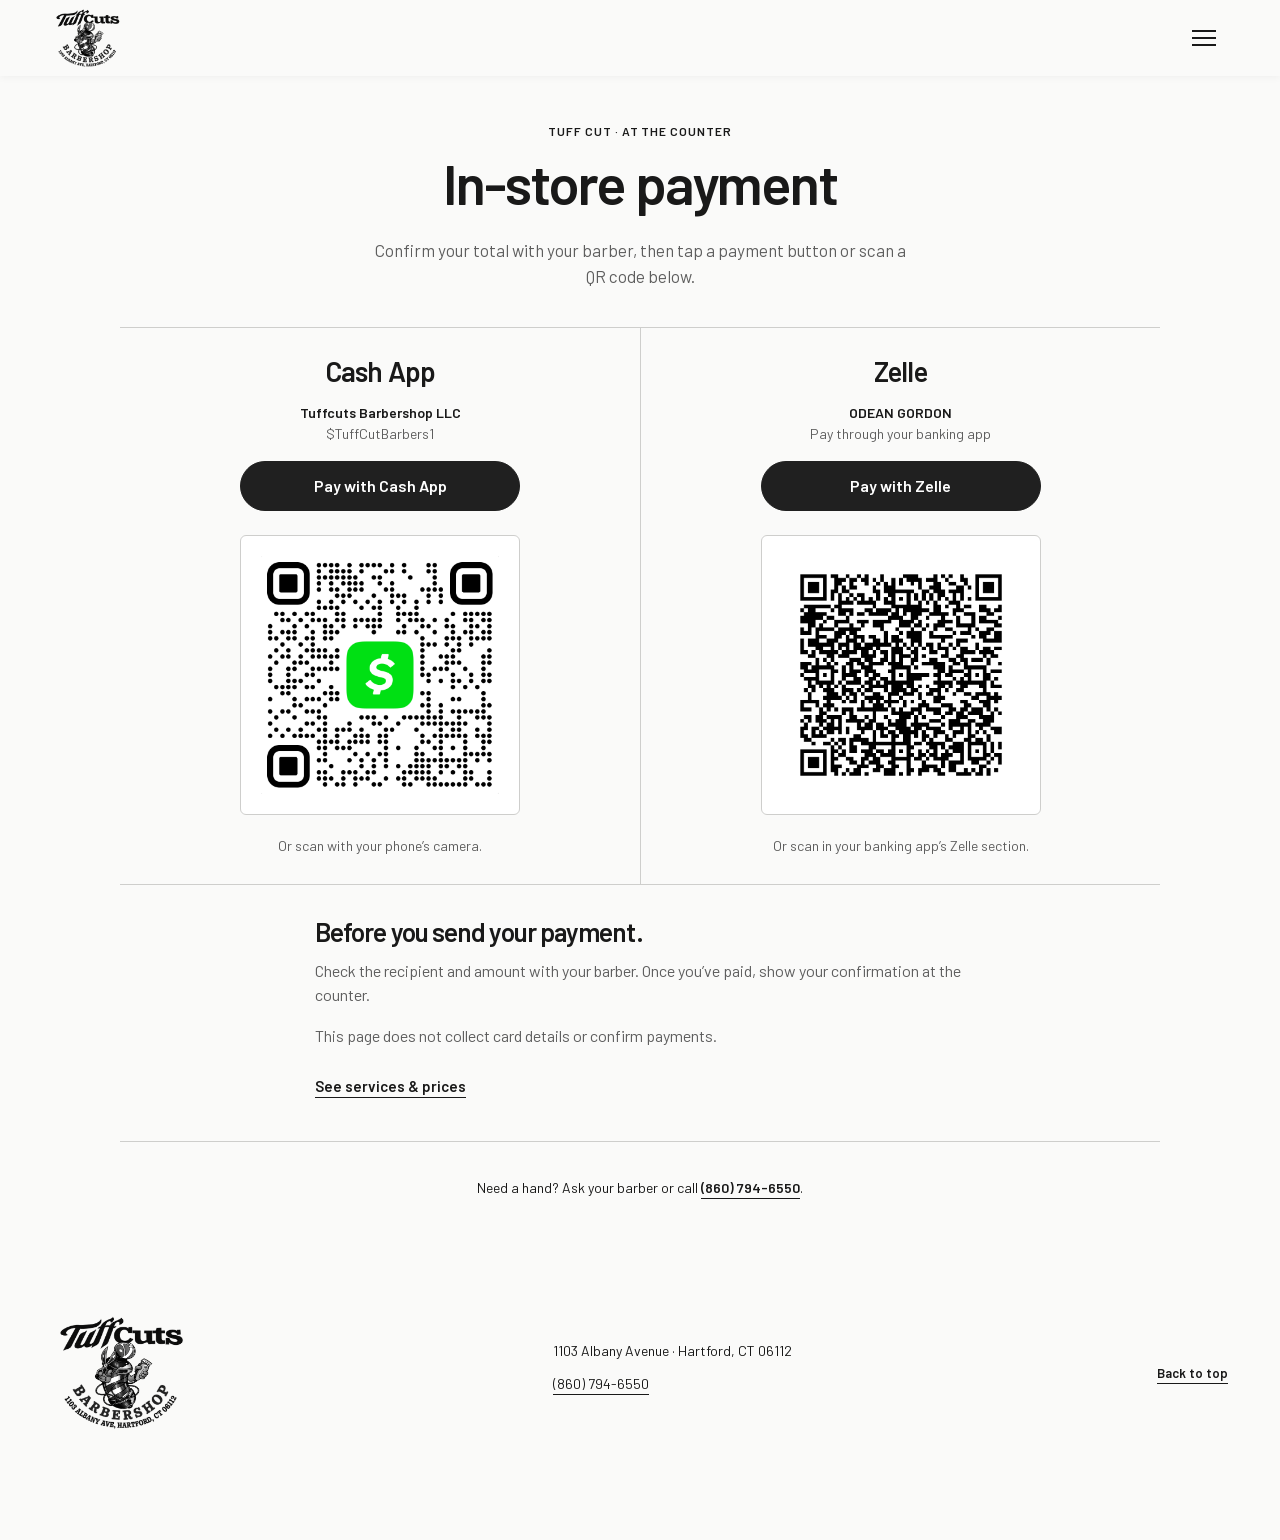
<file: payment.html>
<!doctype html>
<html lang="en">
<head>
  <meta charset="utf-8">
  <meta name="viewport" content="width=device-width, initial-scale=1">
  <meta name="theme-color" content="#f5f5f3">
  <title>In-store Payment at Tuff Cut Barbershop | Hartford, CT</title>
  <meta name="description" content="Pay for your visit to Tuff Cut in Hartford with Cash App or Zelle. Confirm your total with your barber, then use the shop’s payment link or QR code.">
  <link rel="canonical" href="https://tuffcutsct.com/payment.html">
  <meta name="robots" content="max-image-preview:large">
  <meta property="og:type" content="website">
  <meta property="og:site_name" content="Tuff Cut Barbershop">
  <meta property="og:locale" content="en_US">
  <meta property="og:url" content="https://tuffcutsct.com/payment.html">
  <meta property="og:title" content="In-store Payment at Tuff Cut Barbershop | Hartford, CT">
  <meta property="og:description" content="Pay for your visit to Tuff Cut in Hartford with Cash App or Zelle. Confirm your total with your barber, then use the shop’s payment link or QR code.">
  <meta property="og:image" content="https://tuffcutsct.com/assets/photos/tuff-cut-hartford.jpg">
  <meta property="og:image:type" content="image/jpeg">
  <meta property="og:image:width" content="1200">
  <meta property="og:image:height" content="630">
  <meta property="og:image:alt" content="Barber chairs and mirrored stations inside Tuff Cut on Albany Avenue in Hartford.">
  <meta name="twitter:card" content="summary_large_image">
  <meta name="twitter:title" content="In-store Payment at Tuff Cut Barbershop | Hartford, CT">
  <meta name="twitter:description" content="Pay for your visit to Tuff Cut in Hartford with Cash App or Zelle. Confirm your total with your barber, then use the shop’s payment link or QR code.">
  <meta name="twitter:image" content="https://tuffcutsct.com/assets/photos/tuff-cut-hartford.jpg">
  <meta name="twitter:image:alt" content="Barber chairs and mirrored stations inside Tuff Cut on Albany Avenue in Hartford.">
  <link rel="icon" href="favicon.ico?v=mono-20261105" sizes="any">
  <link rel="icon" href="assets/favicon-logo-32.png?v=mono-20261105" type="image/png" sizes="32x32">
  <link rel="icon" href="assets/favicon-logo-48.png?v=mono-20261105" type="image/png" sizes="48x48">
  <link rel="apple-touch-icon" href="assets/favicon-logo-180.png?v=mono-20261105" sizes="180x180">
  <link rel="stylesheet" href="styles.css?v=29">
  <link rel="stylesheet" href="compact-nav.css?v=4">
  <script src="site-config.js" defer></script>
  <script src="app.js?v=24" defer></script>
  <script type="application/ld+json">
{
  "@context": "https://schema.org",
  "@graph": [
    {
      "@type": "WebPage",
      "@id": "https://tuffcutsct.com/payment.html#webpage",
      "url": "https://tuffcutsct.com/payment.html",
      "name": "In-store Payment at Tuff Cut Barbershop | Hartford, CT",
      "description": "Pay for your visit to Tuff Cut in Hartford with Cash App or Zelle. Confirm your total with your barber, then use the shop’s payment link or QR code.",
      "inLanguage": "en-US",
      "isPartOf": {
        "@id": "https://tuffcutsct.com/#website"
      },
      "about": {
        "@id": "https://tuffcutsct.com/#barbershop"
      },
      "publisher": {
        "@id": "https://tuffcutsct.com/#barbershop"
      }
    }
  ]
}
  </script>
</head>
<body class="subpage payment-page">
  <a class="skip-link" href="#main">Skip to content</a>
  <header class="site-header wrap compact-header">
    <a class="wordmark brand-logo" href="./" aria-label="Tuff Cut Barbershop home"><span class="logo-crop"><img decoding="async" src="assets/branding/tuff-cuts-discover-240.webp" srcset="assets/branding/tuff-cuts-discover-240.webp 240w, assets/branding/tuff-cuts-discover-480.webp 480w" sizes="88px" width="600" height="500" alt="Tuff Cuts Barbershop — original barber-pole mascot logo"></span></a>
    <button class="menu-toggle" type="button" data-menu-always aria-expanded="false" aria-controls="main-nav" aria-label="Open menu" hidden><span class="menu-lines" aria-hidden="true"><span></span><span></span><span></span></span></button>
      <nav class="main-nav" id="main-nav" aria-label="Main navigation">
        <a href="./">Home</a><a href="./#services">Services &amp; prices</a><a href="./#barbers">Our barbers</a><a href="./#visit">Visit the shop</a><a href="landing-page.html">Quick links</a><a href="payment.html">In-store payment</a>
      </nav>
  </header>
  <main id="main" class="wrap payment-main">
    <div class="payment-heading"><p class="small-label">TUFF CUT · AT THE COUNTER</p><h1><span>In-store</span> <span>payment</span></h1><p>Confirm your total with your barber, then tap a payment button or scan a QR code below.</p></div>
    <div class="payment-methods">
      <section class="payment-method" aria-labelledby="cashapp-title">
        <h2 id="cashapp-title">Cash App</h2>
        <p class="payment-recipient">Tuffcuts Barbershop LLC<br><span class="payment-handle">$TuffCutBarbers1</span></p>
        <a class="payment-link button" href="https://cash.app/$TuffCutBarbers1?qr=1" target="_blank" rel="noopener noreferrer">Pay with Cash App<span class="sr-only"> (opens in a new tab)</span></a>
        <div class="payment-slot ready"><img decoding="async" loading="lazy" src="assets/payments/cashapp-qr.png" width="776" height="776" alt="Cash App payment QR code for Tuffcuts Barbershop LLC, $TuffCutBarbers1"></div>
        <p class="payment-status">Or scan with your phone’s camera.</p>
      </section>
      <section class="payment-method" aria-labelledby="zelle-title">
        <h2 id="zelle-title">Zelle</h2>
        <p class="payment-recipient">ODEAN GORDON<br><span class="payment-handle">Pay through your banking app</span></p>
        <a class="payment-link button" href="https://enroll.zellepay.com/qr-codes?data=eyJuYW1lIjoiT0RFQU4iLCJhY3Rpb24iOiJwYXltZW50IiwidG9rZW4iOiI4NjA3OTQ2NTUwIn0=" target="_blank" rel="noopener noreferrer">Pay with Zelle<span class="sr-only"> (opens in a new tab)</span></a>
        <div class="payment-slot ready"><img decoding="async" loading="lazy" src="assets/payments/zelle-qr.png" width="364" height="364" alt="Zelle payment QR code for ODEAN GORDON"></div>
        <p class="payment-status">Or scan in your banking app’s Zelle section.</p>
      </section>
    </div>
    <section class="payment-instructions" aria-labelledby="payment-help"><h2 id="payment-help">Before you send your payment.</h2><p>Check the recipient and amount with your barber. Once you’ve paid, show your confirmation at the counter.</p><p>This page does not collect card details or confirm payments.</p><a class="text-link" href="./#services">See services & prices</a></section>
    <p class="payment-contact">Need a hand? Ask your barber or call <a href="tel:+18607946550">(860) 794-6550</a>.</p>
  </main>
  <footer class="site-footer wrap"><div class="footer-top"><a class="wordmark brand-logo" href="./" aria-label="Tuff Cut Barbershop home"><span class="logo-crop"><img decoding="async" loading="lazy" src="assets/branding/tuff-cuts-discover-240.webp" srcset="assets/branding/tuff-cuts-discover-240.webp 240w, assets/branding/tuff-cuts-discover-480.webp 480w" sizes="136px" width="600" height="500" alt="Tuff Cuts Barbershop — original barber-pole mascot logo"></span></a><p>1103 Albany Avenue · Hartford, CT 06112<br><a href="tel:+18607946550">(860) 794-6550</a></p><a class="text-link" href="#main">Back to top</a></div><div class="footer-bottom"><p>© <span data-year>2026</span> Tuff Cut Barbershop</p><nav aria-label="Shop information"><a href="faq.html">FAQ</a><a href="terms.html">Terms</a><a href="accessibility.html">Accessibility</a><a href="legal.html">Legal</a><a href="privacy.html">Privacy</a></nav><a class="powered-by" href="https://reimagebs.com/" target="_blank" rel="noopener noreferrer"><span class="credit-label">POWERED BY</span> <span class="credit-name">REIMAGE BUSINESS SOLUTIONS</span></a></div></footer>
</body>
</html>
</file>
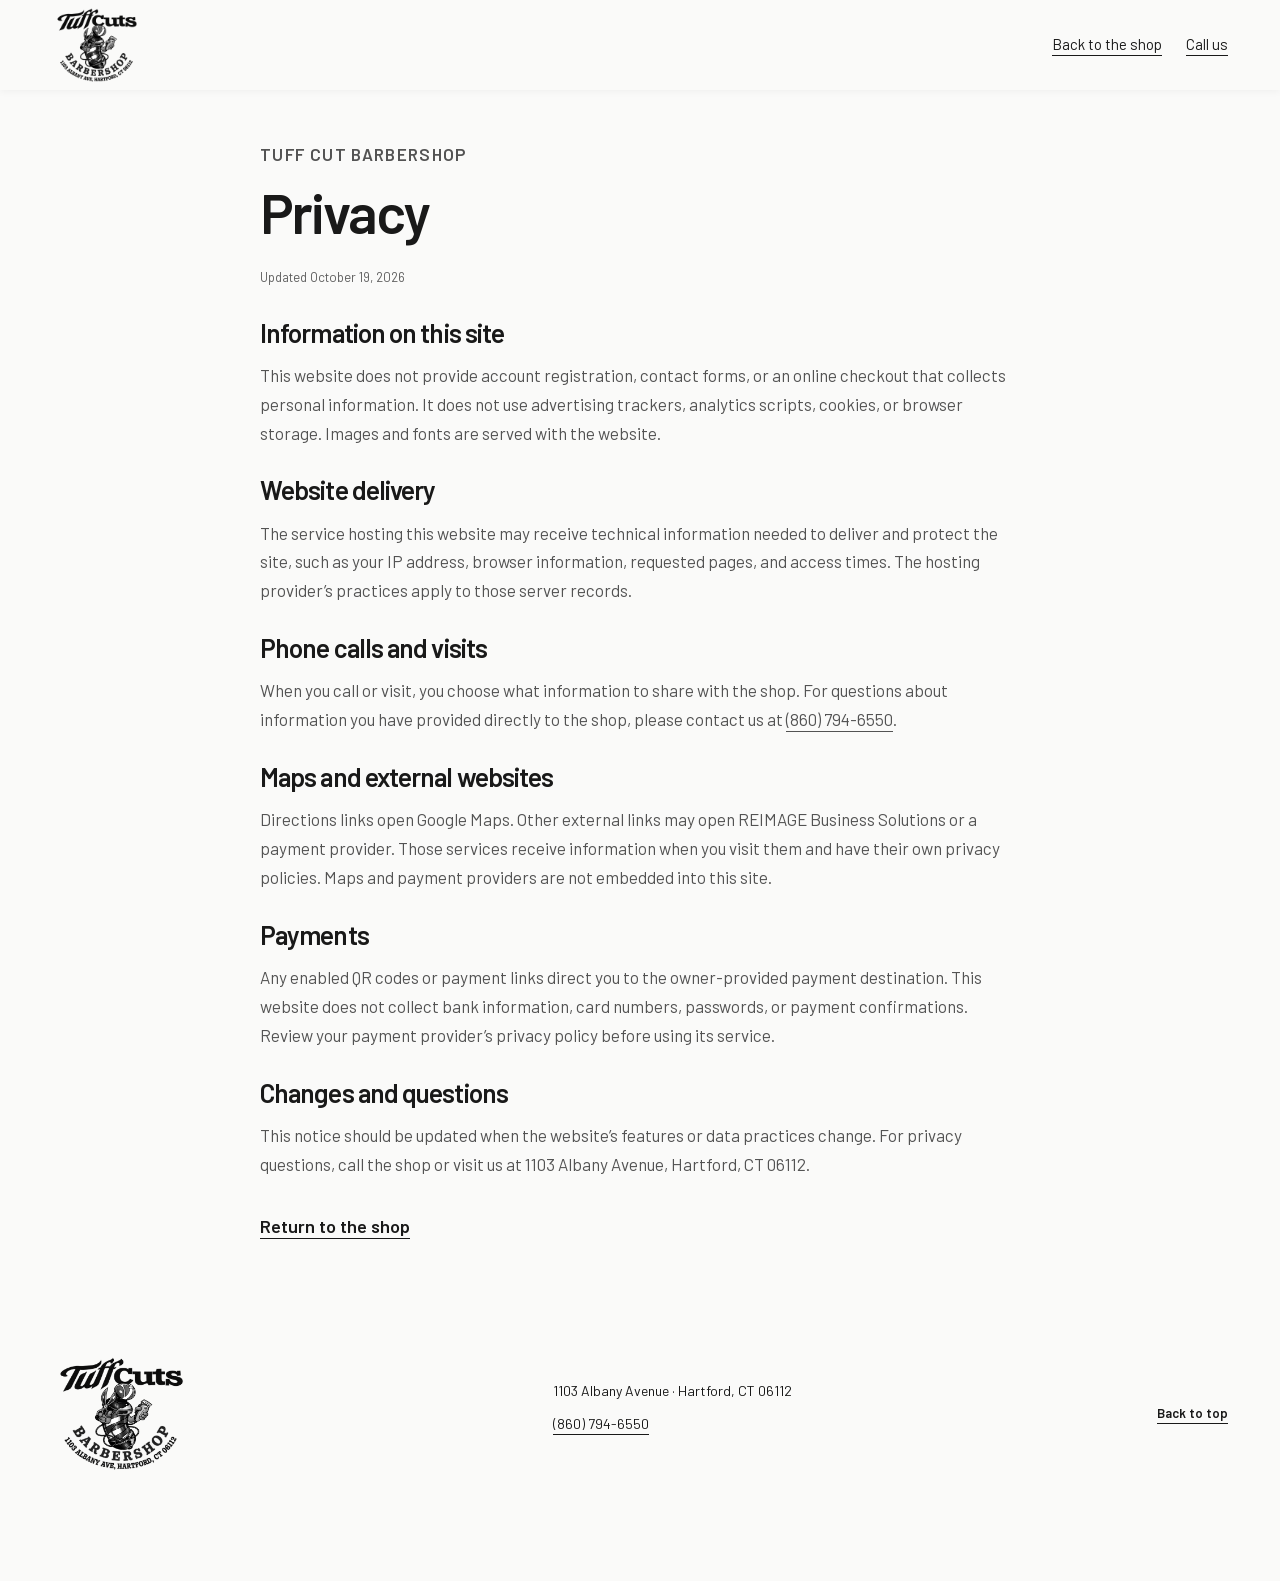
<file: privacy.html>
<!doctype html>
<html lang="en">
<head>
  <meta charset="utf-8">
  <meta name="viewport" content="width=device-width, initial-scale=1">
  <meta name="theme-color" content="#f5f5f3">
  <title>Website Privacy | Tuff Cut Barbershop</title>
  <meta name="description" content="Read how the Tuff Cut Barbershop website handles calls, links, directions and third-party payment services. Contact the Hartford shop with privacy questions.">
  <link rel="canonical" href="https://tuffcutsct.com/privacy.html">
  <meta name="robots" content="max-image-preview:large">
  <meta property="og:type" content="website">
  <meta property="og:site_name" content="Tuff Cut Barbershop">
  <meta property="og:locale" content="en_US">
  <meta property="og:url" content="https://tuffcutsct.com/privacy.html">
  <meta property="og:title" content="Website Privacy | Tuff Cut Barbershop">
  <meta property="og:description" content="Read how the Tuff Cut Barbershop website handles calls, links, directions and third-party payment services. Contact the Hartford shop with privacy questions.">
  <meta property="og:image" content="https://tuffcutsct.com/assets/photos/tuff-cut-hartford.jpg">
  <meta property="og:image:type" content="image/jpeg">
  <meta property="og:image:width" content="1200">
  <meta property="og:image:height" content="630">
  <meta property="og:image:alt" content="Barber chairs and mirrored stations inside Tuff Cut on Albany Avenue in Hartford.">
  <meta name="twitter:card" content="summary_large_image">
  <meta name="twitter:title" content="Website Privacy | Tuff Cut Barbershop">
  <meta name="twitter:description" content="Read how the Tuff Cut Barbershop website handles calls, links, directions and third-party payment services. Contact the Hartford shop with privacy questions.">
  <meta name="twitter:image" content="https://tuffcutsct.com/assets/photos/tuff-cut-hartford.jpg">
  <meta name="twitter:image:alt" content="Barber chairs and mirrored stations inside Tuff Cut on Albany Avenue in Hartford.">
  <link rel="icon" href="favicon.ico?v=mono-20261105" sizes="any">
  <link rel="icon" href="assets/favicon-logo-32.png?v=mono-20261105" type="image/png" sizes="32x32">
  <link rel="icon" href="assets/favicon-logo-48.png?v=mono-20261105" type="image/png" sizes="48x48">
  <link rel="apple-touch-icon" href="assets/favicon-logo-180.png?v=mono-20261105" sizes="180x180">
  <link rel="stylesheet" href="styles.css?v=29">
  <link rel="stylesheet" href="compact-nav.css?v=4">
  <script src="site-config.js" defer></script>
  <script src="app.js?v=24" defer></script>
  <script type="application/ld+json">
{
  "@context": "https://schema.org",
  "@graph": [
    {
      "@type": "WebPage",
      "@id": "https://tuffcutsct.com/privacy.html#webpage",
      "url": "https://tuffcutsct.com/privacy.html",
      "name": "Website Privacy | Tuff Cut Barbershop",
      "description": "Read how the Tuff Cut Barbershop website handles calls, links, directions and third-party payment services. Contact the Hartford shop with privacy questions.",
      "inLanguage": "en-US",
      "isPartOf": {
        "@id": "https://tuffcutsct.com/#website"
      },
      "about": {
        "@id": "https://tuffcutsct.com/#barbershop"
      },
      "publisher": {
        "@id": "https://tuffcutsct.com/#barbershop"
      }
    }
  ]
}
  </script>
</head>
<body class="subpage">
  <a class="skip-link" href="#main">Skip to content</a>
  <header class="site-header wrap">
    <a class="wordmark brand-logo" href="./" aria-label="Tuff Cut Barbershop home"><span class="logo-crop"><img decoding="async" src="assets/branding/tuff-cuts-discover-240.webp" srcset="assets/branding/tuff-cuts-discover-240.webp 240w, assets/branding/tuff-cuts-discover-480.webp 480w" sizes="88px" width="600" height="500" alt="Tuff Cuts Barbershop — original barber-pole mascot logo"></span></a>
    <nav class="simple-nav" aria-label="Main navigation"><a href="./">Back to the shop</a><a href="tel:+18607946550">Call us</a></nav>
  </header>
  <main id="main" class="wrap legal-content"><p class="small-label">TUFF CUT BARBERSHOP</p><h1>Privacy</h1><p class="updated">Updated October 19, 2026</p><h2>Information on this site</h2><p>This website does not provide account registration, contact forms, or an online checkout that collects personal information. It does not use advertising trackers, analytics scripts, cookies, or browser storage. Images and fonts are served with the website.</p>
 <h2>Website delivery</h2><p>The service hosting this website may receive technical information needed to deliver and protect the site, such as your IP address, browser information, requested pages, and access times. The hosting provider’s practices apply to those server records.</p>
 <h2>Phone calls and visits</h2><p>When you call or visit, you choose what information to share with the shop. For questions about information you have provided directly to the shop, please contact us at <a href="tel:+18607946550">(860) 794-6550</a>.</p>
 <h2>Maps and external websites</h2><p>Directions links open Google Maps. Other external links may open REIMAGE Business Solutions or a payment provider. Those services receive information when you visit them and have their own privacy policies. Maps and payment providers are not embedded into this site.</p>
 <h2>Payments</h2><p>Any enabled QR codes or payment links direct you to the owner-provided payment destination. This website does not collect bank information, card numbers, passwords, or payment confirmations. Review your payment provider’s privacy policy before using its service.</p>
 <h2>Changes and questions</h2><p>This notice should be updated when the website’s features or data practices change. For privacy questions, call the shop or visit us at 1103 Albany Avenue, Hartford, CT 06112.</p><a class="text-link" href="./">Return to the shop</a></main>
  <footer class="site-footer wrap"><div class="footer-top"><a class="wordmark brand-logo" href="./" aria-label="Tuff Cut Barbershop home"><span class="logo-crop"><img decoding="async" loading="lazy" src="assets/branding/tuff-cuts-discover-240.webp" srcset="assets/branding/tuff-cuts-discover-240.webp 240w, assets/branding/tuff-cuts-discover-480.webp 480w" sizes="136px" width="600" height="500" alt="Tuff Cuts Barbershop — original barber-pole mascot logo"></span></a><p>1103 Albany Avenue · Hartford, CT 06112<br><a href="tel:+18607946550">(860) 794-6550</a></p><a class="text-link" href="#main">Back to top</a></div><div class="footer-bottom"><p>© <span data-year>2026</span> Tuff Cut Barbershop</p><nav aria-label="Shop information"><a href="faq.html">FAQ</a><a href="terms.html">Terms</a><a href="accessibility.html">Accessibility</a><a href="legal.html">Legal</a><a href="privacy.html">Privacy</a></nav><a class="powered-by" href="https://reimagebs.com/" target="_blank" rel="noopener noreferrer"><span class="credit-label">POWERED BY</span> <span class="credit-name">REIMAGE BUSINESS SOLUTIONS</span></a></div></footer>
</body>
</html>
</file>
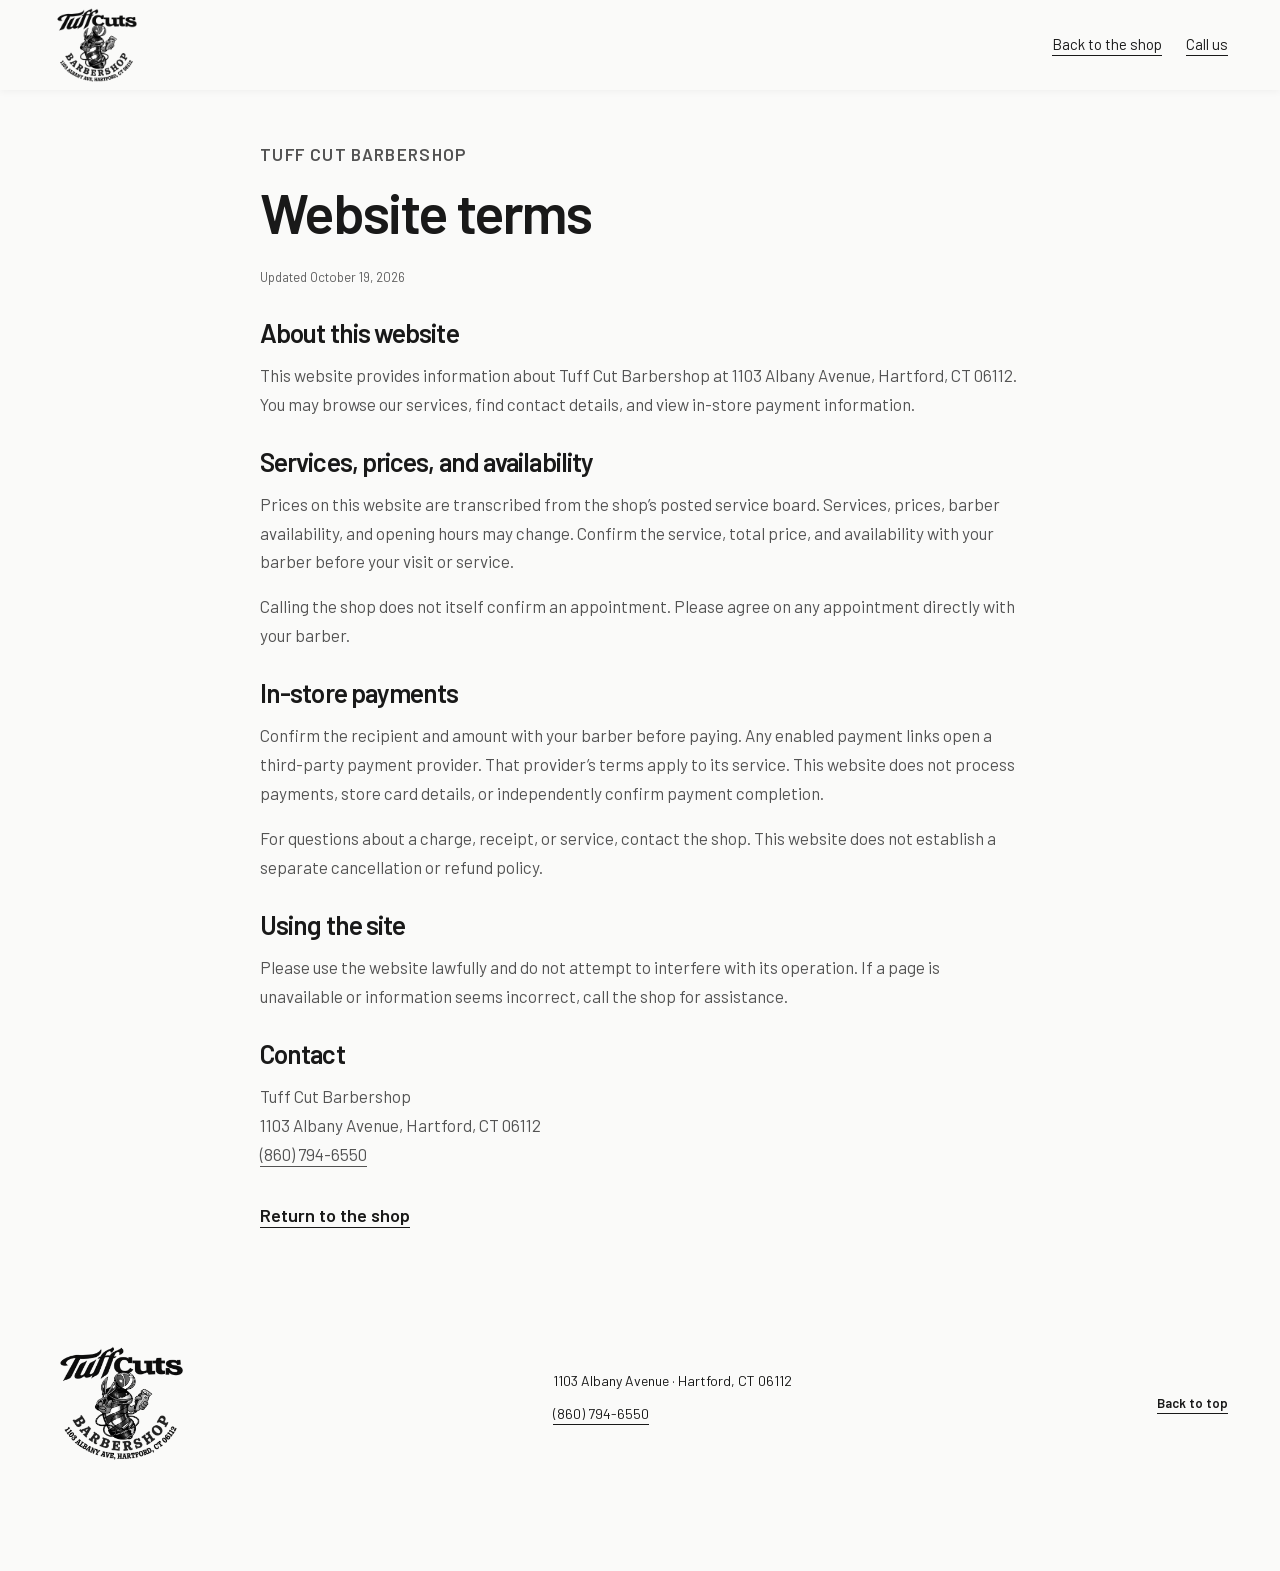
<file: terms.html>
<!doctype html>
<html lang="en">
<head>
  <meta charset="utf-8">
  <meta name="viewport" content="width=device-width, initial-scale=1">
  <meta name="theme-color" content="#f5f5f3">
  <title>Website Terms | Tuff Cut Barbershop</title>
  <meta name="description" content="Read the terms for using Tuff Cut Barbershop’s website, including information about service prices, barber availability and in-store payments.">
  <link rel="canonical" href="https://tuffcutsct.com/terms.html">
  <meta name="robots" content="max-image-preview:large">
  <meta property="og:type" content="website">
  <meta property="og:site_name" content="Tuff Cut Barbershop">
  <meta property="og:locale" content="en_US">
  <meta property="og:url" content="https://tuffcutsct.com/terms.html">
  <meta property="og:title" content="Website Terms | Tuff Cut Barbershop">
  <meta property="og:description" content="Read the terms for using Tuff Cut Barbershop’s website, including information about service prices, barber availability and in-store payments.">
  <meta property="og:image" content="https://tuffcutsct.com/assets/photos/tuff-cut-hartford.jpg">
  <meta property="og:image:type" content="image/jpeg">
  <meta property="og:image:width" content="1200">
  <meta property="og:image:height" content="630">
  <meta property="og:image:alt" content="Barber chairs and mirrored stations inside Tuff Cut on Albany Avenue in Hartford.">
  <meta name="twitter:card" content="summary_large_image">
  <meta name="twitter:title" content="Website Terms | Tuff Cut Barbershop">
  <meta name="twitter:description" content="Read the terms for using Tuff Cut Barbershop’s website, including information about service prices, barber availability and in-store payments.">
  <meta name="twitter:image" content="https://tuffcutsct.com/assets/photos/tuff-cut-hartford.jpg">
  <meta name="twitter:image:alt" content="Barber chairs and mirrored stations inside Tuff Cut on Albany Avenue in Hartford.">
  <link rel="icon" href="favicon.ico?v=mono-20261105" sizes="any">
  <link rel="icon" href="assets/favicon-logo-32.png?v=mono-20261105" type="image/png" sizes="32x32">
  <link rel="icon" href="assets/favicon-logo-48.png?v=mono-20261105" type="image/png" sizes="48x48">
  <link rel="apple-touch-icon" href="assets/favicon-logo-180.png?v=mono-20261105" sizes="180x180">
  <link rel="stylesheet" href="styles.css?v=29">
  <link rel="stylesheet" href="compact-nav.css?v=4">
  <script src="site-config.js" defer></script>
  <script src="app.js?v=24" defer></script>
  <script type="application/ld+json">
{
  "@context": "https://schema.org",
  "@graph": [
    {
      "@type": "WebPage",
      "@id": "https://tuffcutsct.com/terms.html#webpage",
      "url": "https://tuffcutsct.com/terms.html",
      "name": "Website Terms | Tuff Cut Barbershop",
      "description": "Read the terms for using Tuff Cut Barbershop’s website, including information about service prices, barber availability and in-store payments.",
      "inLanguage": "en-US",
      "isPartOf": {
        "@id": "https://tuffcutsct.com/#website"
      },
      "about": {
        "@id": "https://tuffcutsct.com/#barbershop"
      },
      "publisher": {
        "@id": "https://tuffcutsct.com/#barbershop"
      }
    }
  ]
}
  </script>
</head>
<body class="subpage">
  <a class="skip-link" href="#main">Skip to content</a>
  <header class="site-header wrap">
    <a class="wordmark brand-logo" href="./" aria-label="Tuff Cut Barbershop home"><span class="logo-crop"><img decoding="async" src="assets/branding/tuff-cuts-discover-240.webp" srcset="assets/branding/tuff-cuts-discover-240.webp 240w, assets/branding/tuff-cuts-discover-480.webp 480w" sizes="88px" width="600" height="500" alt="Tuff Cuts Barbershop — original barber-pole mascot logo"></span></a>
    <nav class="simple-nav" aria-label="Main navigation"><a href="./">Back to the shop</a><a href="tel:+18607946550">Call us</a></nav>
  </header>
  <main id="main" class="wrap legal-content"><p class="small-label">TUFF CUT BARBERSHOP</p><h1>Website terms</h1><p class="updated">Updated October 19, 2026</p><h2>About this website</h2><p>This website provides information about Tuff Cut Barbershop at 1103 Albany Avenue, Hartford, CT 06112. You may browse our services, find contact details, and view in-store payment information.</p>
 <h2>Services, prices, and availability</h2><p>Prices on this website are transcribed from the shop’s posted service board. Services, prices, barber availability, and opening hours may change. Confirm the service, total price, and availability with your barber before your visit or service.</p><p>Calling the shop does not itself confirm an appointment. Please agree on any appointment directly with your barber.</p>
 <h2>In-store payments</h2><p>Confirm the recipient and amount with your barber before paying. Any enabled payment links open a third-party payment provider. That provider’s terms apply to its service. This website does not process payments, store card details, or independently confirm payment completion.</p><p>For questions about a charge, receipt, or service, contact the shop. This website does not establish a separate cancellation or refund policy.</p>
 <h2>Using the site</h2><p>Please use the website lawfully and do not attempt to interfere with its operation. If a page is unavailable or information seems incorrect, call the shop for assistance.</p>
 <h2>Contact</h2><p>Tuff Cut Barbershop<br>1103 Albany Avenue, Hartford, CT 06112<br><a href="tel:+18607946550">(860) 794-6550</a></p><a class="text-link" href="./">Return to the shop</a></main>
  <footer class="site-footer wrap"><div class="footer-top"><a class="wordmark brand-logo" href="./" aria-label="Tuff Cut Barbershop home"><span class="logo-crop"><img decoding="async" loading="lazy" src="assets/branding/tuff-cuts-discover-240.webp" srcset="assets/branding/tuff-cuts-discover-240.webp 240w, assets/branding/tuff-cuts-discover-480.webp 480w" sizes="136px" width="600" height="500" alt="Tuff Cuts Barbershop — original barber-pole mascot logo"></span></a><p>1103 Albany Avenue · Hartford, CT 06112<br><a href="tel:+18607946550">(860) 794-6550</a></p><a class="text-link" href="#main">Back to top</a></div><div class="footer-bottom"><p>© <span data-year>2026</span> Tuff Cut Barbershop</p><nav aria-label="Shop information"><a href="faq.html">FAQ</a><a href="terms.html">Terms</a><a href="accessibility.html">Accessibility</a><a href="legal.html">Legal</a><a href="privacy.html">Privacy</a></nav><a class="powered-by" href="https://reimagebs.com/" target="_blank" rel="noopener noreferrer"><span class="credit-label">POWERED BY</span> <span class="credit-name">REIMAGE BUSINESS SOLUTIONS</span></a></div></footer>
</body>
</html>
</file>
<file: styles.css>
@font-face{font-family:Barlow;src:url('assets/fonts/barlow-400.woff2') format('woff2');font-style:normal;font-weight:400;font-display:swap}
@font-face{font-family:Barlow;src:url('assets/fonts/barlow-600.woff2') format('woff2');font-style:normal;font-weight:600 800;font-display:swap}
:root{--ink:#191919;--grey:#5e5e5e;--line:#cececc;--paper:#e8e8e6;--white:#fff;--body:Barlow,Arial,sans-serif}
*{box-sizing:border-box}html{scroll-behavior:smooth;scroll-padding-top:24px;-webkit-text-size-adjust:100%}body{margin:0;background:#fafaf9;color:var(--ink);font-family:var(--body);font-size:18px;line-height:1.55;-webkit-font-smoothing:antialiased}a{color:inherit;text-underline-offset:5px}a:hover{text-decoration-thickness:2px}button{font:inherit}img{display:block;max-width:100%;height:auto}figure,p,h1,h2,h3,dl,dd,blockquote{margin:0}h1,h2,h3{font-weight:600;line-height:1.12;letter-spacing:-.035em}h2{font-size:clamp(30px,3.4vw,44px)}h3{font-size:28px}p+p{margin-top:16px}figcaption{font-size:13px;color:var(--grey);line-height:1.45;margin-top:10px}address{font-style:normal}[hidden]{display:none!important}::selection{background:#191919;color:white}:focus-visible{outline:3px solid #757575;outline-offset:5px}.wrap{width:min(1176px,calc(100% - 64px));margin-inline:auto}.section{padding-block:72px}.small-label{font-size:12px;font-weight:600;letter-spacing:.08em;line-height:1.5}.serif{font-family:var(--body);font-weight:600;letter-spacing:-.025em}.fine-print,.contact-note{color:var(--grey);font-size:14px;line-height:1.5}.text-link{display:inline-flex;align-items:center;min-height:44px;font-weight:600;text-decoration:underline;padding-block:8px}.button{display:inline-flex;align-items:center;justify-content:center;min-height:48px;padding:13px 28px;border:1px solid white;border-radius:28px;background:white;color:#111;font-size:16px;font-weight:600;text-decoration:none;text-align:center;line-height:1.35}.button:hover{background:#d9d9d9;border-color:#d9d9d9}.sr-only{position:absolute;width:1px;height:1px;padding:0;margin:-1px;overflow:hidden;clip:rect(0,0,0,0);white-space:nowrap;border:0}.skip-link{position:fixed;top:12px;left:12px;z-index:100;background:white;color:black;padding:12px;transform:translateY(-160%)}.skip-link:focus{transform:translateY(0)}
.site-header{min-height:90px;display:flex;align-items:center;justify-content:space-between;gap:24px}.wordmark{font-family:var(--body);font-size:26px;font-weight:600;letter-spacing:-.045em;line-height:1;text-decoration:none;white-space:nowrap}.wordmark span{display:block;font-size:9px;letter-spacing:.08em;line-height:1.5;margin-top:7px}.main-nav{display:flex;align-items:center;gap:24px;font-size:15px}.main-nav a{display:flex;align-items:center;min-height:44px;text-decoration:none}.main-nav a:hover{text-decoration:underline}.header-call{background:white;color:black;border-radius:28px;padding:12px 22px;min-height:48px;font-size:15px;font-weight:600;text-decoration:none}.header-call span{display:none}.menu-toggle{display:flex;align-items:center;justify-content:center;width:48px;height:48px;padding:12px;border:0;background:transparent;color:var(--ink);cursor:pointer}.menu-lines{display:flex;flex-direction:column;gap:5px;width:24px}.menu-lines span{display:block;height:2px;width:24px;background:currentColor;transition:transform .15s,opacity .15s}.menu-toggle[aria-expanded=true] .menu-lines span:first-child{transform:translateY(7px) rotate(45deg)}.menu-toggle[aria-expanded=true] .menu-lines span:nth-child(2){opacity:0}.menu-toggle[aria-expanded=true] .menu-lines span:last-child{transform:translateY(-7px) rotate(-45deg)}
.hero{display:grid;grid-template-columns:minmax(0,1.35fr) minmax(0,1fr);align-items:center;gap:60px;padding-block:28px 52px;min-height:620px}.hero-copy{text-align:center}.hero-location{font-size:13px;letter-spacing:.06em;font-weight:600;margin-bottom:18px}.hero h1{font-size:clamp(46px,4.8vw,64px);line-height:1.05;letter-spacing:-.045em}.hero-description{font-size:18px;color:#535353;margin:22px 0 26px}.hero .button{min-width:190px;font-size:17px}.phone-link{display:flex;align-items:center;justify-content:center;min-height:44px;margin-top:6px;font-size:17px;font-weight:600;text-decoration:none}.hero-hours{font-size:13px;color:var(--grey);margin-top:12px}.hero-photo{max-width:440px;justify-self:end}.hero-photo img{width:100%;max-height:540px;aspect-ratio:3/4;object-fit:cover;border-radius:6px}.hero-photo figcaption{text-align:right;font-size:12px}
.visit-band{background:var(--paper)}.visit-grid{display:grid;grid-template-columns:1fr 1.1fr 1fr;gap:40px;padding-block:32px}.visit-grid>div+div{border-left:1px solid var(--line);padding-left:30px}.visit-grid h2{font-size:27px;margin-bottom:14px}.visit-grid h3{font-size:17px;margin-bottom:16px;letter-spacing:0}.visit-grid address{font-size:16px}.visit-grid .text-link{font-size:14px;margin-top:8px}.hours{width:100%;border-collapse:collapse;font-size:15px}.hours th{text-align:left;font-weight:400;padding:0 14px 8px 0}.hours td{text-align:right;white-space:nowrap;padding-bottom:8px}.visit-grid .fine-print{font-size:12px;margin-top:7px}.visit-phone{display:inline-flex;align-items:center;min-height:44px;font-size:24px;font-weight:600;text-decoration:none;white-space:nowrap}.visit-grid>div>p:not(.fine-print){font-size:14px;color:var(--grey);margin:8px 0 14px}.section-heading{margin-bottom:32px}.section-heading>p{font-size:16px;color:var(--grey);max-width:400px}.services-layout{display:grid;grid-template-columns:1.1fr 1fr;align-items:center;gap:72px}.price-group{display:grid;grid-template-columns:90px minmax(0,1fr);gap:20px;padding:18px 0;border-top:1px solid var(--line)}.price-group:first-child{border-top:1px solid #777}.price-group h3{font-size:13px;line-height:1.5;text-transform:uppercase;letter-spacing:.04em}.price-group dl>div{display:flex;justify-content:space-between;gap:18px;font-size:18px}.price-group dl>div+div{margin-top:9px}.price-group dt span{font-size:14px;color:var(--grey)}.price-group dd{font-weight:600;white-space:nowrap;font-variant-numeric:tabular-nums}.price-list>.fine-print{margin:16px 0 7px;font-size:13px}.price-list>.text-link{font-size:13px}.services-photo>img{width:100%;height:370px;object-fit:cover;border-radius:6px}.service-photo-note{margin-top:24px}.service-photo-note>span{font-size:12px;font-weight:600;letter-spacing:.04em;color:var(--grey)}.service-photo-note .serif{font-size:32px;line-height:1.2;margin-top:8px}.service-photo-note .text-link{font-size:15px;margin-top:10px}
.barbers-section{background:var(--paper)}.owner-profile{display:grid;grid-template-columns:1fr 1.2fr;gap:70px;align-items:center;padding-bottom:46px}.owner-visual>figure>img{width:100%;height:420px;object-fit:cover;object-position:center 65%;border-radius:6px}.owner-copy h3{font-size:44px;margin:9px 0 14px}.owner-copy .serif{font-size:26px;line-height:1.25;margin-bottom:20px}.owner-copy>p:not(.serif):not(.small-label):not(.contact-note){font-size:17px;color:#535353;max-width:500px}.owner-copy .button{margin-top:24px}.owner-copy .contact-note{font-size:13px;margin-top:10px}.barber-row{display:grid;grid-template-columns:140px minmax(0,1fr) 230px;gap:32px;align-items:center;padding-block:28px;border-top:1px solid var(--line)}.barber-row figure img{aspect-ratio:1;object-fit:cover;border-radius:5px}.barber-row figcaption{font-size:12px}.barber-copy h3{font-size:28px;margin:5px 0 12px}.barber-copy>p:last-child{max-width:480px;font-size:16px;color:#535353}.barber-contact{justify-self:end;text-align:right}.barber-contact .text-link{font-size:15px}.barber-contact .contact-note{font-size:13px;margin-top:5px}.portrait-note{margin-top:16px;font-size:12px}
.reviews-section{display:grid;grid-template-columns:1fr 1.15fr;gap:70px;align-items:center}.reviews-heading p{font-size:15px;color:var(--grey);margin-top:16px}.reviews-photo{margin-top:30px}.reviews-photo img{width:100%;aspect-ratio:4/3;object-fit:cover;border-radius:6px}.review{padding-bottom:24px}.review+.review{border-top:1px solid var(--line);padding-top:24px}.review-stars{letter-spacing:3px;font-size:16px;line-height:1;margin-bottom:16px}.review blockquote{font-size:23px;line-height:1.45;font-weight:600;letter-spacing:-.015em}.review figcaption{font-size:13px;font-weight:600;margin-top:16px}.review figcaption span{font-weight:400}.review .fine-print{font-size:12px;margin-top:15px}.call-section{background:#1b1b1b}.call-layout{padding-block:48px;display:flex;justify-content:space-between;align-items:center;gap:32px}.call-layout h2{font-size:44px;margin-top:12px}.call-layout>div>p:last-child{font-size:15px;color:var(--grey);margin-top:18px}.shop-gallery img{width:100%;height:auto;max-height:560px;object-fit:contain;border-radius:0}.shop-gallery figcaption{font-size:13px}.payment-strip{display:flex;align-items:center;justify-content:space-between;border-top:1px solid var(--line);border-bottom:1px solid var(--line);padding-block:26px;gap:20px}.payment-strip h2{font-size:28px}.payment-strip p{font-size:15px;color:var(--grey);margin-top:7px}.payment-strip .text-link{font-size:16px}
.site-footer{padding-top:36px;padding-bottom:24px}.footer-top{display:flex;justify-content:space-between;align-items:center;gap:30px;padding-bottom:24px}.footer-top p{font-size:14px}.footer-top p a{display:inline-flex;align-items:center;min-height:44px}.footer-top>.text-link{font-size:13px}.footer-bottom{border-top:1px solid var(--line);padding-top:18px;display:flex;flex-wrap:wrap;align-items:center;justify-content:space-between;gap:12px 24px;font-size:12px;color:var(--grey)}.footer-bottom nav{display:flex;flex-wrap:wrap;gap:4px 20px}.footer-bottom nav a,.powered-by{display:inline-flex;align-items:center;min-height:44px}.powered-by{font-size:11px;text-decoration:none;font-weight:600}
.simple-nav{display:flex;flex-wrap:wrap;gap:8px 24px;font-size:15px}.simple-nav a{display:inline-flex;align-items:center;min-height:44px}.legal-content{max-width:760px;padding-block:50px 72px;min-height:65vh}.legal-content h1,.payment-heading h1{font-size:clamp(36px,5vw,56px);margin:12px 0 22px;overflow-wrap:anywhere}.legal-content .updated{font-size:13px;color:var(--grey);margin-bottom:30px}.legal-content h2{font-size:26px;margin:28px 0 14px}.legal-content p,.legal-content li{font-size:17px;line-height:1.7;color:#535353}.legal-content ul{padding-left:22px}.legal-content .text-link{margin-top:26px}.payment-main{padding-block:46px 70px;max-width:1040px}.payment-heading{text-align:center;max-width:650px;margin:0 auto 38px}.payment-heading h1 span{display:inline-block}.payment-heading>p:last-child{color:var(--grey);font-size:17px;max-width:540px;margin-inline:auto}.payment-methods{display:grid;grid-template-columns:repeat(2,minmax(0,1fr));border-block:1px solid var(--line)}.payment-method{padding:28px 22px;text-align:center}.payment-method+.payment-method{border-left:1px solid var(--line)}.payment-method h2{font-size:28px}.payment-slot{aspect-ratio:1;width:100%;max-width:280px;margin:24px auto 20px;display:flex;align-items:center;justify-content:center;background:var(--paper);border:1px solid var(--line);border-radius:6px;padding:24px}.payment-slot p{font-size:16px;color:var(--grey);max-width:150px}.payment-slot.ready{padding:20px;background:white}.payment-slot img{width:100%;height:100%;object-fit:contain}.payment-status{font-size:14px;color:var(--grey)}.payment-method .payment-link{margin-top:16px;font-size:16px;width:100%;max-width:280px;background:#202020;border-color:#202020;color:#fff}.payment-method .payment-link:hover{background:#444;border-color:#444}.payment-recipient{font-size:14px;font-weight:600;margin-top:14px;overflow-wrap:anywhere}.payment-handle{font-weight:400;color:var(--grey)}.payment-instructions{max-width:650px;margin:32px auto 0}.payment-instructions h2{font-size:26px;margin-bottom:12px}.payment-instructions p{font-size:16px;color:var(--grey)}.payment-instructions .text-link{font-size:15px;margin-top:16px}.payment-contact{text-align:center;font-size:14px;border-top:1px solid var(--line);margin-top:32px;padding-top:24px}.payment-contact a{font-weight:600;display:inline-flex;align-items:center;min-height:44px}.noscript-notice{padding:20px;background:var(--paper);font-size:15px}
@media(max-width:1000px){.header-call{display:none}.hero{gap:36px;min-height:0}.hero h1{font-size:48px}.visit-grid{gap:24px}.visit-grid>div+div{padding-left:20px}.visit-phone{font-size:20px}.services-layout,.owner-profile,.reviews-section{gap:40px}.price-group{grid-template-columns:75px minmax(0,1fr);gap:12px}.barber-row{grid-template-columns:120px minmax(0,1fr) 190px;gap:24px}.barber-contact .text-link{font-size:14px}}
@media(max-width:800px){.site-header{flex-wrap:wrap;min-height:82px;padding-block:16px}.main-nav{width:100%;display:grid;grid-template-columns:1fr;gap:6px 24px;border-top:1px solid var(--line);padding-top:12px}.js .main-nav:not(.is-open){display:none}.main-nav a{font-size:16px;min-height:48px}.hero{gap:28px}.hero h1{font-size:42px}.hero-description{font-size:16px}.hero-location{font-size:12px}.hero-hours{font-size:12px}.visit-grid{grid-template-columns:1fr 1.2fr}.visit-grid>div:last-child{grid-column:1/-1;border-left:0;border-top:1px solid var(--line);padding:20px 0 0;display:flex;flex-wrap:wrap;align-items:center;gap:10px 24px}.visit-grid>div:last-child h3,.visit-grid>div:last-child p{margin:0}.visit-grid>div:last-child .small-label{display:none}.section{padding-block:56px}.services-layout{gap:28px}.price-group{grid-template-columns:1fr;gap:8px}.price-group dl>div{font-size:17px}.services-photo>img{height:320px}.owner-profile{gap:30px}.owner-visual>figure>img{height:380px}.owner-copy h3{font-size:36px}.owner-copy .serif{font-size:23px}.owner-copy>p:not(.serif):not(.small-label):not(.contact-note){font-size:16px}.barber-row{grid-template-columns:120px minmax(0,1fr);gap:15px 24px}.barber-row>figure{grid-row:1/3;align-self:start}.barber-contact{grid-column:2;text-align:left;justify-self:start}.reviews-section{gap:30px}.review blockquote{font-size:20px}.call-layout h2{font-size:36px}.call-layout .button{padding-inline:20px;font-size:15px}.payment-method{padding-inline:14px}.payment-slot{padding:14px}}
@media(max-width:700px){.wrap{width:calc(100% - 40px)}.hero{grid-template-columns:1fr;padding-top:24px;gap:30px}.hero h1{font-size:clamp(36px,8vw,50px)}.hero-description{margin:18px 0 22px}.hero-photo{justify-self:center;max-width:420px;width:100%}.hero-photo img{max-height:510px;aspect-ratio:3/4}.hero-photo figcaption{text-align:center}.hero-hours{font-size:13px}.services-layout,.owner-profile,.reviews-section{grid-template-columns:1fr}.section-heading{display:block}.section-heading>p{margin-top:14px}.price-group{grid-template-columns:90px minmax(0,1fr);gap:16px}.services-photo{margin-top:8px}.services-photo>img{height:auto;aspect-ratio:4/3}.service-photo-note .serif br{display:none}.owner-profile{gap:26px}.owner-visual>figure>img{height:360px;object-position:center 65%}.reviews-heading{display:grid;grid-template-columns:1fr;gap:0}.reviews-photo img{max-height:330px}.call-layout{display:block}.call-layout .button{margin-top:25px}.shop-gallery img{height:auto;max-height:480px}.payment-methods{display:block}.payment-method+.payment-method{border-left:0;border-top:1px solid var(--line)}.payment-slot{width:100%}.footer-top{flex-wrap:wrap}.footer-bottom{justify-content:flex-start}.payment-strip{align-items:start}.payment-strip .text-link{max-width:180px}.simple-nav{font-size:14px;gap:4px 18px}}
@media(max-width:440px){body{font-size:16px}.wordmark{font-size:24px}.wordmark span{font-size:8px}.site-header{gap:15px}.hero{padding-bottom:34px}.hero-description br{display:none}.hero-photo img{max-height:none}.section{padding-block:44px}.visit-grid{grid-template-columns:1fr;gap:22px;padding-block:28px}.visit-grid>div+div{border-left:0;border-top:1px solid var(--line);padding:22px 0 0}.visit-grid>div:last-child{display:block}.visit-grid>div:last-child h3{margin-bottom:6px}.visit-grid>div:last-child p{margin-top:8px}.hours{font-size:16px}.visit-phone{font-size:24px}.price-group{grid-template-columns:65px minmax(0,1fr);gap:12px}.price-group dl>div{font-size:16px;gap:12px}.price-group h3{font-size:12px}.barber-row{grid-template-columns:86px minmax(0,1fr);column-gap:18px}.barber-row>figure{grid-row:1}.barber-copy h3{font-size:26px}.barber-copy>p:last-child{font-size:15px}.barber-contact{grid-column:1/-1}.barber-contact .text-link{font-size:16px}.owner-visual>figure>img{height:310px}.review blockquote{font-size:21px}.call-layout h2{font-size:34px}.call-layout .button{padding-inline:18px;font-size:14px}.payment-strip{display:block}.payment-strip .text-link{max-width:none;margin-top:10px}.footer-top{display:block}.footer-top p{margin-top:20px}.footer-bottom{display:block}.footer-bottom nav{gap:4px 24px;margin-block:10px}.powered-by{font-size:11px}.subpage .site-header{display:block}.simple-nav{margin-top:16px}.legal-content{padding-top:30px}.legal-content h1{font-size:36px}.legal-content p,.legal-content li{font-size:16px}.payment-main{padding-top:30px}.payment-heading h1{font-size:42px}.payment-heading>p:last-child{font-size:16px}}
/* Keep the centered headline clear while equipment frames the hero edges. */
body:not(.subpage) .site-header{min-height:76px;padding-block:14px}
.hero{position:relative;isolation:isolate;display:flex;justify-content:center;align-items:center;overflow:hidden;width:100%;height:min(440px,calc(100svh - 76px));min-height:0;padding:24px 0;gap:0}
.hero-copy{position:relative;z-index:1;width:min(620px,calc(100% - 360px));min-width:0;text-align:center}
.hero h1{font-size:clamp(36px,4vw,48px);line-height:1.08}
.hero .button{margin-top:24px;min-width:0;font-size:16px}
.hero-hours{font-size:13px;margin-top:14px}
.hero-equipment{position:absolute;inset:0;z-index:0;pointer-events:none;user-select:none}
.hero-equipment img{position:absolute;object-fit:contain;height:auto;max-width:none}
.equipment-clipper{width:min(27vw,350px);left:-35px;top:40px;transform:rotate(-12deg)}
.equipment-shears{width:min(25vw,320px);right:-20px;top:-35px;transform:rotate(-8deg)}
.equipment-brush{width:min(28vw,350px);right:-38px;bottom:-50px;transform:rotate(12deg)}
.owner-visual{width:min(100%,420px);justify-self:start}.owner-visual>h2{margin-bottom:24px}.owner-visual>figure{width:100%}
.owner-visual>figure>img{height:auto;max-height:none;aspect-ratio:3/4;object-fit:contain;object-position:center}
.shop-gallery{display:grid;grid-template-columns:repeat(2,minmax(0,1fr));align-items:start;gap:clamp(32px,5vw,72px)}
.shop-copy{max-width:500px}
.shop-copy .section-heading{margin-bottom:28px}
.gallery-storefront{width:100%;max-width:480px;justify-self:end}
.shop-gallery .gallery-storefront img{height:auto;max-height:none;object-fit:contain}
.shop-copy .small-label{color:var(--grey);margin-bottom:12px}
.shop-copy h3{font-size:clamp(30px,2.8vw,36px);margin-bottom:16px}
.shop-copy>p:not(.small-label){color:var(--grey);font-size:18px;line-height:1.65}
.shop-copy .button{margin-top:24px;background:#202020;border-color:#202020;color:#fff}
.shop-copy .button:hover{background:#444;border-color:#444}
.shop-copy>p.shop-welcome{font-size:14px;margin-top:16px}
@media(max-width:700px){.shop-copy{max-width:500px}.gallery-storefront{justify-self:center}.shop-copy>p:not(.small-label):not(.shop-welcome){font-size:17px}}
@media(min-width:701px) and (max-width:900px){.hero-copy{width:calc(100% - 280px)}.hero h1{font-size:36px}}
@media(max-width:700px){
  .hero{height:min(440px,calc(100svh - 76px));padding:90px 12px;grid-template-rows:none}
  .hero-copy{width:100%;max-width:440px}
  .hero h1{font-size:clamp(30px,7.6vw,40px)}
  .hero .button{margin-top:20px;min-height:48px}
  .hero-hours{margin-top:12px;font-size:12px}
  .equipment-clipper{width:160px;left:-38px;top:-62px;transform:rotate(-25deg)}
  .equipment-shears{width:175px;right:-26px;top:-28px;transform:rotate(6deg)}
  .equipment-brush{width:200px;right:-30px;bottom:-52px;transform:rotate(-8deg)}
  .shop-gallery{grid-template-columns:1fr;gap:26px}
}
@media(max-height:500px) and (min-width:600px){
  body:not(.subpage) .site-header{min-height:64px;padding-block:8px}
  .hero{height:calc(100svh - 64px);padding:12px 0}
  .hero-copy{width:calc(100% - 260px);max-width:500px}
  .hero h1{font-size:30px}.hero .button{margin-top:16px}.hero-hours{margin-top:10px;font-size:12px}
  .equipment-clipper{width:180px;left:-45px;top:35px}
  .equipment-shears{width:170px;right:-35px;top:-20px}
  .equipment-brush{width:175px;right:-45px;bottom:-35px}
}
/* Original Discover artwork, rendered in monochrome without redrawing it. */
.brand-logo{display:block;flex-shrink:0;width:88px;filter:grayscale(1) contrast(1.25)}
.wordmark .logo-crop{display:block;width:100%;margin:0;line-height:0}
.logo-crop img{position:static;width:100%;height:auto}
body:not(.subpage) .site-header{padding-block:10px;min-height:100px}
.footer-top .brand-logo{width:136px}
.hero{background:#080808;color:#fff;--grey:#b8b8b8;height:min(416px,calc(100svh - 100px))}
.owner-copy .button,.header-call{background:#202020;border-color:#202020;color:#fff}
.owner-copy .button:hover,.header-call:hover{background:#444}
.hero-equipment img{mix-blend-mode:normal}
.visit-band{background:#fff;border-bottom:1px solid var(--line)}
.barbers-section{background:#dededc}
.call-section{background:#252525;color:#fff;--grey:#cecece}
@media(max-height:500px) and (min-width:600px){.site-header .brand-logo{width:60px}body:not(.subpage) .site-header{min-height:64px;padding-block:6px}.hero{height:calc(100svh - 64px)}}
@media(prefers-reduced-motion:reduce){html{scroll-behavior:auto}*,*::before,*::after{transition:none!important;animation:none!important}}

/* Scroll-driven gallery. The portrait's head center stays fixed as it scales. */
.cuts-section{background:#e2e2e0;padding:48px 0 60px;overflow:hidden;margin-bottom:40px}
.cuts-heading{display:block}
.cuts-heading .small-label{color:#555;margin-bottom:10px;letter-spacing:.16em}
.cuts-heading h2{font-size:clamp(32px,4vw,50px)}
.cuts-heading>p{color:var(--grey);font-size:15px}
.cuts-stage{--portrait-width:270px;display:flex;position:relative;align-items:center;gap:24px;height:360px;overflow-x:auto;overflow-y:hidden;padding:12px max(20px,calc(50% - var(--portrait-width)/2));scroll-snap-type:x proximity;scrollbar-width:thin;scrollbar-color:#888 transparent;overscroll-behavior-x:contain;cursor:grab;-webkit-overflow-scrolling:touch}
.cuts-stage.is-dragging{cursor:grabbing;scroll-snap-type:none;user-select:none}
.cut-slide{position:relative;flex:0 0 var(--portrait-width);width:var(--portrait-width);scroll-snap-align:center}
.cut-portrait{height:340px;position:relative;transform:scale(var(--cut-scale,1));transform-origin:50% 41.1%;opacity:var(--cut-opacity,1);mask-image:linear-gradient(#000 0%,#000 73%,transparent 100%);will-change:transform}
.cut-portrait img{width:100%;height:auto;pointer-events:none;user-select:none}
.cut-slide figcaption{text-align:center;font-size:13px}
.cuts-carousel.is-ready .cut-slide figcaption{display:none}
.cuts-controls{display:flex;justify-content:space-between;align-items:center;gap:24px;border-top:1px solid #bcbcb9;padding-top:16px;margin-top:8px}
.cut-current{min-width:180px}.cut-count{font-size:11px;letter-spacing:.12em;color:#616161;font-variant-numeric:tabular-nums}.cut-title{font-size:18px;font-weight:600;margin-top:3px}
.cut-dots{display:flex;gap:1px}.cut-dots button{width:28px;height:44px;border:0;background:transparent;cursor:pointer;padding:10px;display:grid;place-items:center}.cut-dots button::after{content:'';width:6px;height:6px;background:#929292;border-radius:50%}.cut-dots button[aria-current=true]::after{background:#202020;transform:scale(1.5)}
.cut-buttons{display:flex;gap:8px}.cut-buttons button{width:44px;height:44px;display:grid;place-items:center;border:1px solid #a5a5a3;border-radius:50%;background:transparent;color:#202020;cursor:pointer;padding:0;line-height:0;appearance:none;flex-shrink:0}.cut-buttons button svg{display:block;width:24px;height:24px;fill:none;stroke:currentColor;stroke-width:2.4;stroke-linecap:round;stroke-linejoin:round;pointer-events:none}.cut-buttons button:hover{background:#fff}.cut-buttons button:disabled{opacity:.3;cursor:default}
@media(max-width:700px){.cuts-section{padding:32px 0 40px;margin-bottom:28px}.cuts-heading>p{font-size:13px}.cuts-heading{align-items:start}.cuts-heading h2{max-width:220px}.cuts-stage{--portrait-width:220px;height:292px;gap:16px}.cut-portrait{height:276px;transform-origin:50% 41.1%}.cuts-controls{gap:10px;flex-wrap:wrap;padding-top:12px}.cut-current{min-width:0;flex:1}.cut-title{font-size:16px}.cut-dots{order:3;width:100%;justify-content:center}.cut-buttons{gap:6px}}
@media(max-width:380px){.cuts-heading{display:block}.cuts-heading>p{margin-top:12px}.cuts-heading>p br{display:none}}
/* Fade at each source photo's actual lower edge after proportional alignment. */
.cut-portrait{--fade-end:100%;mask-image:linear-gradient(#000 0%,#000 calc(var(--fade-end) - 24%),transparent var(--fade-end))}
[data-cut="2228"] .cut-portrait{--fade-end:94.8%}
[data-cut="2229"] .cut-portrait{--fade-end:83.3%}
[data-cut="2230"] .cut-portrait{--fade-end:79.7%}

/* Phone controls remain easy to tap without widening the page. */
@media(max-width:700px){
  .cut-dots{gap:0;justify-content:space-between}
  .cut-dots button{flex:1;max-width:44px;min-width:0;width:40px;height:44px;padding:0}
  .owner-visual>h2{margin-bottom:20px}
  .barber-contact{width:100%}
  .barber-contact .text-link{width:100%}
  .cuts-stage{touch-action:pan-x pan-y pinch-zoom}
}

/* Amanah-style entrances; content is visible without JS or with reduced motion. */
@media(prefers-reduced-motion:no-preference){
  .scroll-reveal{opacity:0;transform:translateY(18px);transition:opacity .62s cubic-bezier(.2,.7,.2,1),transform .62s cubic-bezier(.2,.7,.2,1);transition-delay:var(--reveal-delay,0s)}
  .scroll-reveal.is-revealed{opacity:1;transform:translateY(0)}
  .scroll-reveal:focus-within{opacity:1;transform:none;transition-delay:0s}
}
@media print{.scroll-reveal{opacity:1!important;transform:none!important}}

/* Give the business name more emphasis than the credit label. */
.powered-by{gap:.35em}
.powered-by .credit-label{color:#70706b;font-weight:400}
.powered-by .credit-name{color:#191919;font-weight:700}

/* Center every portrait-and-biography pair on the same section axis. */
.barbers-heading{text-align:center;margin-bottom:36px}
.owner-profile,.barber-row{width:100%;max-width:948px;margin-inline:auto;grid-template-columns:minmax(0,340px) minmax(0,560px);gap:48px;align-items:center}
.owner-profile{padding-bottom:36px}
.barber-row{padding-block:36px}
.owner-visual,.barber-row>figure{width:100%;max-width:340px;grid-row:auto;align-self:center;justify-self:center}
.barber-row figure img{display:block;width:100%;height:auto;aspect-ratio:auto;border-radius:6px}
.owner-copy,.barber-copy{width:100%;max-width:560px;grid-column:auto;text-align:center;justify-self:center}
.owner-copy>p,.barber-copy>p{margin-inline:auto}
.barber-copy h3{font-size:36px;margin:8px 0 16px}
.barber-copy>p:not(.small-label){max-width:560px;font-size:18px;line-height:1.65;color:#535353}
@media(min-width:701px){
  .barber-row:nth-child(odd){grid-template-columns:minmax(0,560px) minmax(0,340px)}
  .barber-row:nth-child(odd)>figure{grid-column:2;grid-row:1}
  .barber-row:nth-child(odd)>.barber-copy{grid-column:1;grid-row:1}
}
@media(min-width:701px) and (max-width:800px){
  .owner-profile,.barber-row{grid-template-columns:minmax(0,.9fr) minmax(0,1fr);gap:28px}
  .barber-row:nth-child(odd){grid-template-columns:minmax(0,1fr) minmax(0,.9fr)}
}
@media(max-width:800px){.barber-copy h3{font-size:32px}.barber-copy>p:not(.small-label){font-size:17px}}
@media(max-width:700px){
  .owner-profile,.barber-row{grid-template-columns:1fr;gap:24px}
  .barber-row{padding-block:32px}
  .owner-visual,.barber-row>figure{max-width:400px}
  .owner-copy,.barber-copy{grid-column:1}
}

/* Let customer reviews fill the section without a decorative side panel. */
.reviews-section{display:block}
.reviews-heading{display:flex;justify-content:space-between;align-items:center;gap:24px;margin-bottom:28px}
.reviews-heading h2{font-size:32px}
.reviews-heading .text-link{font-size:15px}
.reviews-list{display:grid;grid-template-columns:repeat(3,minmax(0,1fr));gap:32px}
.review,.review+.review{margin:0;padding:24px 0 0;border-top:1px solid var(--line)}
.review blockquote{font-size:19px;line-height:1.55}
@media(max-width:1000px){.reviews-list{grid-template-columns:repeat(2,minmax(0,1fr))}}
@media(max-width:600px){.reviews-heading{display:block}.reviews-heading .text-link{margin-top:12px}.reviews-list{grid-template-columns:1fr;gap:28px}.review blockquote{font-size:18px}}

/* Scroll-triggered shop shortcuts, clear of device safe areas. */
.floating-call{position:fixed;right:max(20px,env(safe-area-inset-right));bottom:max(20px,env(safe-area-inset-bottom));z-index:900;display:flex;align-items:center;justify-content:center;width:48px;height:48px;border:1px solid #fff;border-radius:50%;background:#202020;color:#fff;box-shadow:0 3px 14px #0003;text-decoration:none}
.floating-call svg{display:block;pointer-events:none}
.floating-call:hover{background:#202020;color:#fff;text-decoration:none}
.floating-call:focus-visible{outline:3px solid #191919;outline-offset:4px}
.floating-cashapp,.floating-cashapp:hover{display:none;background:#00d632;color:#fff;bottom:calc(max(20px,env(safe-area-inset-bottom)) + 60px)}
@media(max-width:700px){.floating-cashapp,.floating-cashapp:hover{display:flex}}
@media print{.floating-call{display:none!important}}
</file>
<file: compact-nav.css>
/* Headers stay visible; dropdown menus overlay the current page position. */
html{scroll-padding-top:calc(var(--site-header-height,100px) + 16px)}
.site-header{position:sticky;top:0;z-index:1000;isolation:isolate}
.site-header::before{content:'';position:absolute;inset:0 calc((100vw - 100%)/-2);z-index:-1;background:#fafaf9;box-shadow:0 1px 8px #0000000d;pointer-events:none}
.skip-link{z-index:2000}
.site-header .menu-toggle{z-index:31;cursor:pointer;border-radius:8px}
.compact-header .main-nav{display:grid;grid-template-columns:1fr;gap:0;align-items:stretch;width:100%;padding:8px;background:#fff;border:1px solid #d4d4cf;border-radius:12px;box-shadow:0 12px 30px #0002;text-align:left}
.compact-header .main-nav a{display:flex;align-items:center;min-height:44px;padding:8px 12px;font-size:15px;font-weight:600;line-height:1.3;text-decoration:none;border-radius:6px}
.site-header .main-nav a:hover{background:transparent;text-decoration:underline;text-decoration-color:#000}
.js .compact-header .main-nav{position:absolute;z-index:30;top:calc(100% + 4px);right:0;width:min(280px,100%);max-height:calc(100svh - var(--site-header-height,76px) - 16px);overflow-y:auto;overscroll-behavior:contain}
.js .compact-header .main-nav:not(.is-open){display:none}
.js .compact-header .main-nav.is-open{display:grid}
.subpage .site-header.compact-header{display:flex;align-items:center;justify-content:space-between;flex-wrap:wrap;gap:12px;min-height:76px;padding-block:8px}
.subpage .site-header.compact-header .brand-logo{width:70px}
@media(max-width:800px){
  .site-header .main-nav{display:grid;grid-template-columns:1fr;gap:0;align-items:stretch;width:100%;padding:8px;background:#fff;border:1px solid #d4d4cf;border-radius:12px;box-shadow:0 12px 30px #0002;text-align:left}
  .site-header .main-nav a{display:flex;align-items:center;min-height:48px;padding:8px 12px;font-size:15px;font-weight:600;line-height:1.3;text-decoration:none;border-radius:6px}
  .js .site-header .main-nav{position:absolute;z-index:30;top:calc(100% + 4px);right:0;width:min(280px,100%);max-height:calc(100svh - var(--site-header-height,100px) - 16px);overflow-y:auto;overscroll-behavior:contain}
  .js .site-header .main-nav:not(.is-open){display:none}
  .js .site-header .main-nav.is-open{display:grid}
}
@media print{.site-header{position:static!important}.site-header::before{display:none}}
</file>
<file: landing.css>
/* A complete shop directory in one phone viewport, with readable tap targets. */
.link-landing{background:#f5f5f3;min-height:100svh;display:flex;flex-direction:column}
.landing-page{width:min(380px,calc(100% - 32px));margin:auto;padding:12px 0;text-align:center}
.link-landing>.site-header.compact-header{flex-shrink:0;justify-content:flex-end}
.js .link-landing>.site-header.compact-header{position:fixed;top:0;left:50%;transform:translateX(-50%);pointer-events:none}
.link-landing>.site-header .menu-toggle,.link-landing>.site-header .main-nav{pointer-events:auto}
.landing-logo{width:clamp(80px,16svh,120px);margin:0 auto 10px}
.landing-logo img{width:100%;height:auto}
.landing-intro{position:relative}
.landing-intro h1{font-size:28px;line-height:1.1;letter-spacing:-.03em;margin:0 0 6px}
.landing-welcome{font-size:13px;line-height:1.4;color:#555}
.landing-details{margin:12px 0 16px;font-size:14px;line-height:1.45}
.landing-details address{max-width:310px;margin-inline:auto;font-weight:600}
.landing-details p{margin-top:6px}
.landing-details .landing-services{font-size:12px;color:#555}
.landing-actions{display:grid;gap:8px}
.landing-action{display:flex;align-items:center;justify-content:center;min-height:48px;padding:10px 8px;border:1px solid #cececa;border-radius:9px;background:#fff;color:#191919;font-size:15px;font-weight:600;text-align:center;text-decoration:none;line-height:1.3;transition:opacity .65s ease-out,background .18s,border-color .18s}
.landing-action:hover{background:#e9e9e5;border-color:#888}
.landing-action-primary{background:#202020;border-color:#202020;color:#fff}
.landing-action-primary:hover{background:#3c3c3c;border-color:#3c3c3c}
.landing-footer{margin-top:8px}
.landing-footer .powered-by{display:inline-flex;align-items:center;justify-content:center;min-height:44px;font-size:9px;color:#62625c;letter-spacing:.02em}
@media(max-height:650px){.landing-logo{width:80px;margin-bottom:6px}.landing-page{padding-block:8px}.landing-intro h1{font-size:25px}.landing-details{margin:8px 0 12px}.landing-action{min-height:44px}.landing-footer{margin-top:4px}}
@media(max-height:500px) and (min-width:560px){.landing-page{width:min(720px,calc(100% - 48px));display:grid;grid-template-columns:1fr 1fr;column-gap:28px;align-items:center}.landing-intro{grid-column:1;grid-row:1}.landing-details{grid-column:1;grid-row:2}.landing-actions{grid-column:2;grid-row:1/3}.landing-footer{grid-column:1/-1}}
@media(max-height:520px) and (max-width:559px){.landing-logo{width:64px}.landing-page{padding-block:4px}.landing-actions{gap:4px}.landing-details{margin-top:4px;margin-bottom:8px}}

.link-landing>.site-header::before{display:none}
.link-landing>.site-header .menu-toggle{background:#f5f5f3}
</file>
